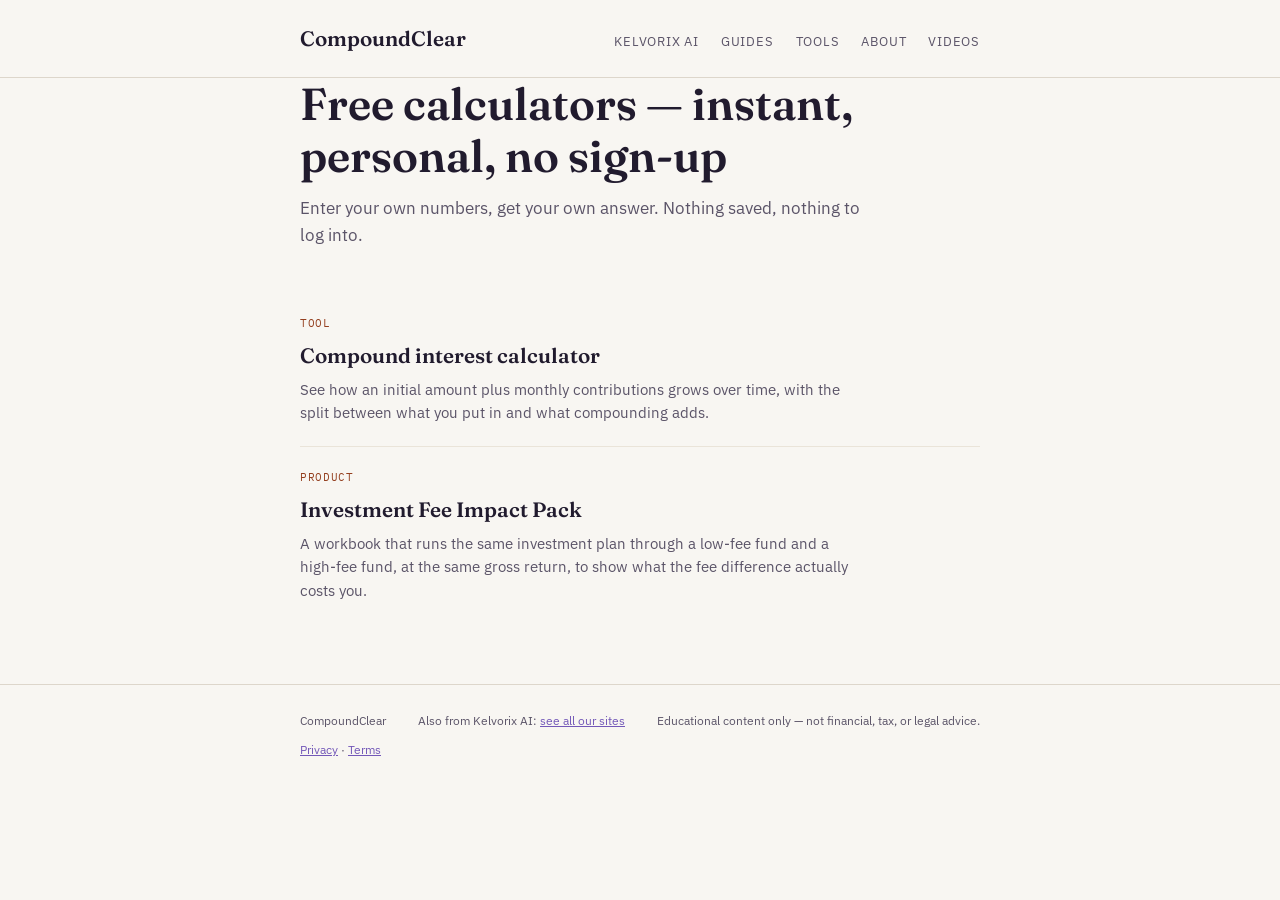
<file: tools/index.html>
<!doctype html>
<html lang="en">
<head>
<script async src="https://pagead2.googlesyndication.com/pagead/js/adsbygoogle.js?client=ca-pub-6051499531677717" crossorigin="anonymous"></script>
<meta charset="utf-8">
<meta name="viewport" content="width=device-width, initial-scale=1">
<title>Free Compound Interest Calculator & Money Tools | CompoundClear</title>
<meta name="description" content="Free calculators for compound interest and investing math — instant, personal, no sign-up.">
<link rel="canonical" href="https://kelvorixai.github.io/compound-clear/tools/">
<link rel="preconnect" href="https://fonts.googleapis.com">
<link rel="preconnect" href="https://fonts.gstatic.com" crossorigin>
<link href="https://fonts.googleapis.com/css2?family=Fraunces:opsz,wght@9..144,500;9..144,600&family=IBM+Plex+Sans:wght@400;500;600&family=IBM+Plex+Mono:wght@400;500&display=swap" rel="stylesheet">
<link rel="stylesheet" href="../style.css">
</head>
<body>

<header class="site">
  <div class="wrap">
    <a class="brand" href="../index.html">CompoundClear</a>
    <nav class="site">
      <a href="https://kelvorixai.github.io/">Kelvorix AI</a>
      <a href="../index.html">Guides</a>
      <a href="index.html">Tools</a>
      <a href="../about.html">About</a>
      <a href="/compound-clear/videos.html">Videos</a>
    </nav>
  </div>
</header>

<main class="wrap">
  <div class="hero">
    <h1>Free calculators — instant, personal, no sign-up</h1>
    <p>Enter your own numbers, get your own answer. Nothing saved, nothing to log into.</p>
  </div>

  <div class="post-list">
    <div class="post-card">
      <span class="tag">Tool</span>
      <a class="title" href="compound-interest-calculator.html">Compound interest calculator</a>
      <p>See how an initial amount plus monthly contributions grows over time, with the split between what you put in and what compounding adds.</p>
    </div>
    <div class="post-card">
      <span class="tag">Product</span>
      <a class="title" href="investment-fee-impact-pack.html">Investment Fee Impact Pack</a>
      <p>A workbook that runs the same investment plan through a low-fee fund and a high-fee fund, at the same gross return, to show what the fee difference actually costs you.</p>
    </div>
  </div>
</main>

<footer class="site">
  <div class="wrap">
    <span>CompoundClear</span>
    <span>Also from Kelvorix AI: <a href="https://kelvorixai.github.io/">see all our sites</a></span>
    <span>Educational content only — not financial, tax, or legal advice.</span>
    <span><a href="../privacy.html">Privacy</a> · <a href="../terms.html">Terms</a></span>
  </div>
</footer>

</body>
</html>
</file>
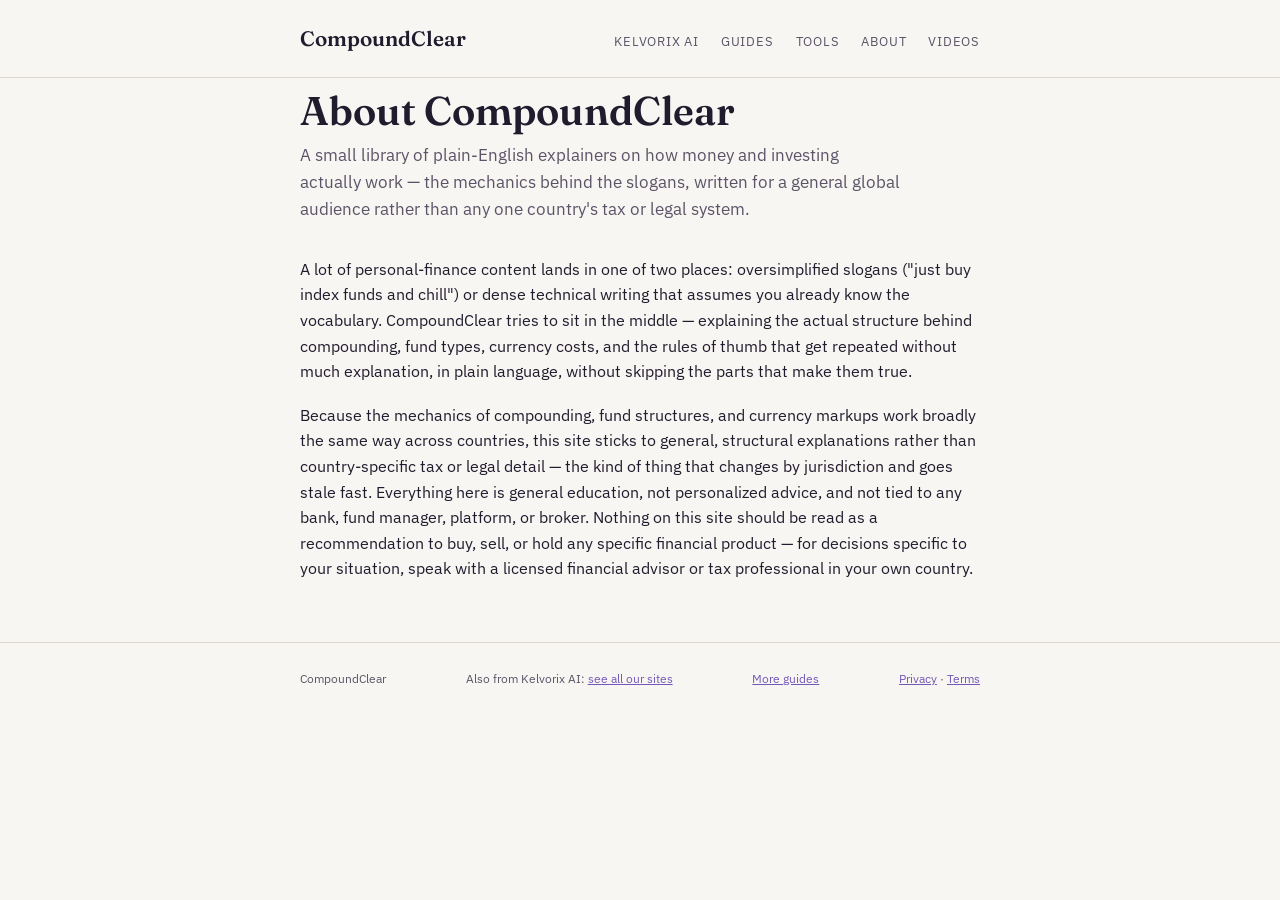
<file: about.html>
<!doctype html>
<html lang="en">
<head>
<!-- Auto Ads placeholder — replace ca-pub-0000000000000000 with the real AdSense publisher ID once the account exists -->
<script async src="https://pagead2.googlesyndication.com/pagead/js/adsbygoogle.js?client=ca-pub-6051499531677717" crossorigin="anonymous"></script>
<meta charset="utf-8">
<meta name="viewport" content="width=device-width, initial-scale=1">
<title>About | CompoundClear</title>
<meta name="description" content="What CompoundClear is and isn't — plain-English explainers on how money and investing actually work, written for a global audience, no personal advice, no affiliation.">
<link rel="canonical" href="https://kelvorixai.github.io/compound-clear/about.html">
<meta property="og:url" content="https://kelvorixai.github.io/compound-clear/about.html">
<link rel="preconnect" href="https://fonts.googleapis.com">
<link rel="preconnect" href="https://fonts.gstatic.com" crossorigin>
<link href="https://fonts.googleapis.com/css2?family=Fraunces:opsz,wght@9..144,500;9..144,600&family=IBM+Plex+Sans:wght@400;500;600&family=IBM+Plex+Mono:wght@400;500&display=swap" rel="stylesheet">
<link rel="stylesheet" href="style.css">
</head>
<body>

<header class="site">
  <div class="wrap">
    <a class="brand" href="index.html">CompoundClear</a>
    <nav class="site">
      <a href="https://kelvorixai.github.io/">Kelvorix AI</a>
      <a href="index.html">Guides</a>
      <a href="tools/index.html">Tools</a>
      <a href="about.html">About</a>
      <a href="/compound-clear/videos.html">Videos</a>
    </nav>
  </div>
</header>

<main class="wrap">
  <article class="post">
    <header class="meta">
      <h1>About CompoundClear</h1>
      <p class="dek">A small library of plain-English explainers on how money and investing actually work — the mechanics behind the slogans, written for a general global audience rather than any one country's tax or legal system.</p>
    </header>
    <div class="content">
      <p>A lot of personal-finance content lands in one of two places: oversimplified slogans ("just buy index funds and chill") or dense technical writing that assumes you already know the vocabulary. CompoundClear tries to sit in the middle — explaining the actual structure behind compounding, fund types, currency costs, and the rules of thumb that get repeated without much explanation, in plain language, without skipping the parts that make them true.</p>
      <p>Because the mechanics of compounding, fund structures, and currency markups work broadly the same way across countries, this site sticks to general, structural explanations rather than country-specific tax or legal detail — the kind of thing that changes by jurisdiction and goes stale fast. Everything here is general education, not personalized advice, and not tied to any bank, fund manager, platform, or broker. Nothing on this site should be read as a recommendation to buy, sell, or hold any specific financial product — for decisions specific to your situation, speak with a licensed financial advisor or tax professional in your own country.</p>
    </div>
  </article>
</main>

<footer class="site">
  <div class="wrap">
    <span>CompoundClear</span>
    <span>Also from Kelvorix AI: <a href="https://kelvorixai.github.io/">see all our sites</a></span>
    <span><a href="index.html">More guides</a></span>
    <span><a href="privacy.html">Privacy</a> · <a href="terms.html">Terms</a></span>
  </div>
</footer>

</body>
</html>
</file>
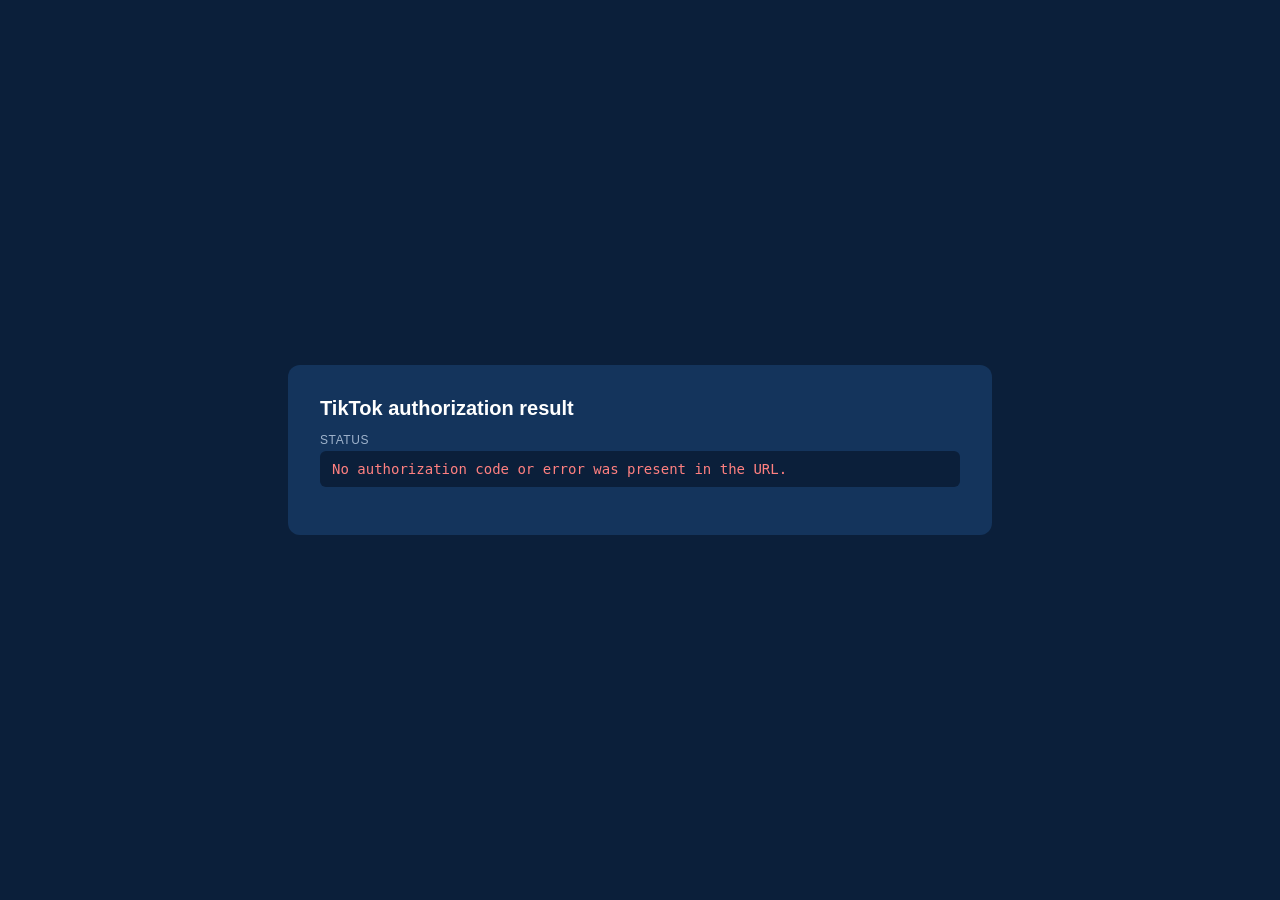
<file: oauth-callback.html>
<!DOCTYPE html>
<html lang="en">
<head>
<meta charset="UTF-8">
<title>TikTok Authorization</title>
<style>
  body { font-family: -apple-system, BlinkMacSystemFont, "Segoe UI", Roboto, sans-serif; background:#0B1F3A; color:#fff; display:flex; align-items:center; justify-content:center; min-height:100vh; margin:0; padding:20px; box-sizing:border-box; }
  .card { background:#14345C; border-radius:12px; padding:32px; max-width:640px; width:100%; }
  h1 { font-size:20px; margin-top:0; }
  .field { margin-bottom:16px; }
  label { display:block; font-size:12px; text-transform:uppercase; letter-spacing:0.05em; color:#9fb3cc; margin-bottom:4px; }
  .value { background:#0B1F3A; border-radius:6px; padding:10px 12px; word-break:break-all; font-family:monospace; font-size:14px; }
  .error { color:#ff8080; }
  button { background:#F5C542; color:#14345C; border:none; border-radius:6px; padding:10px 16px; font-weight:600; cursor:pointer; margin-top:8px; }
  button:hover { opacity:0.9; }
</style>
</head>
<body>
  <div class="card">
    <h1>TikTok authorization result</h1>
    <div id="content"></div>
  </div>
  <script>
    const params = new URLSearchParams(window.location.search);
    const code = params.get('code');
    const state = params.get('state');
    const error = params.get('error');
    const errorDesc = params.get('error_description');
    const container = document.getElementById('content');

    function field(labelText, value, isError) {
      const div = document.createElement('div');
      div.className = 'field';
      const label = document.createElement('label');
      label.textContent = labelText;
      const val = document.createElement('div');
      val.className = 'value' + (isError ? ' error' : '');
      val.textContent = value;
      div.appendChild(label);
      div.appendChild(val);
      return div;
    }

    if (error) {
      container.appendChild(field('Error', error, true));
      if (errorDesc) container.appendChild(field('Description', errorDesc, true));
    } else if (code) {
      container.appendChild(field('Authorization code (copy this)', code, false));
      if (state) container.appendChild(field('State', state, false));
      const btn = document.createElement('button');
      btn.textContent = 'Copy code';
      btn.onclick = () => navigator.clipboard.writeText(code);
      container.appendChild(btn);
    } else {
      container.appendChild(field('Status', 'No authorization code or error was present in the URL.', true));
    }
  </script>
</body>
</html>
</file>
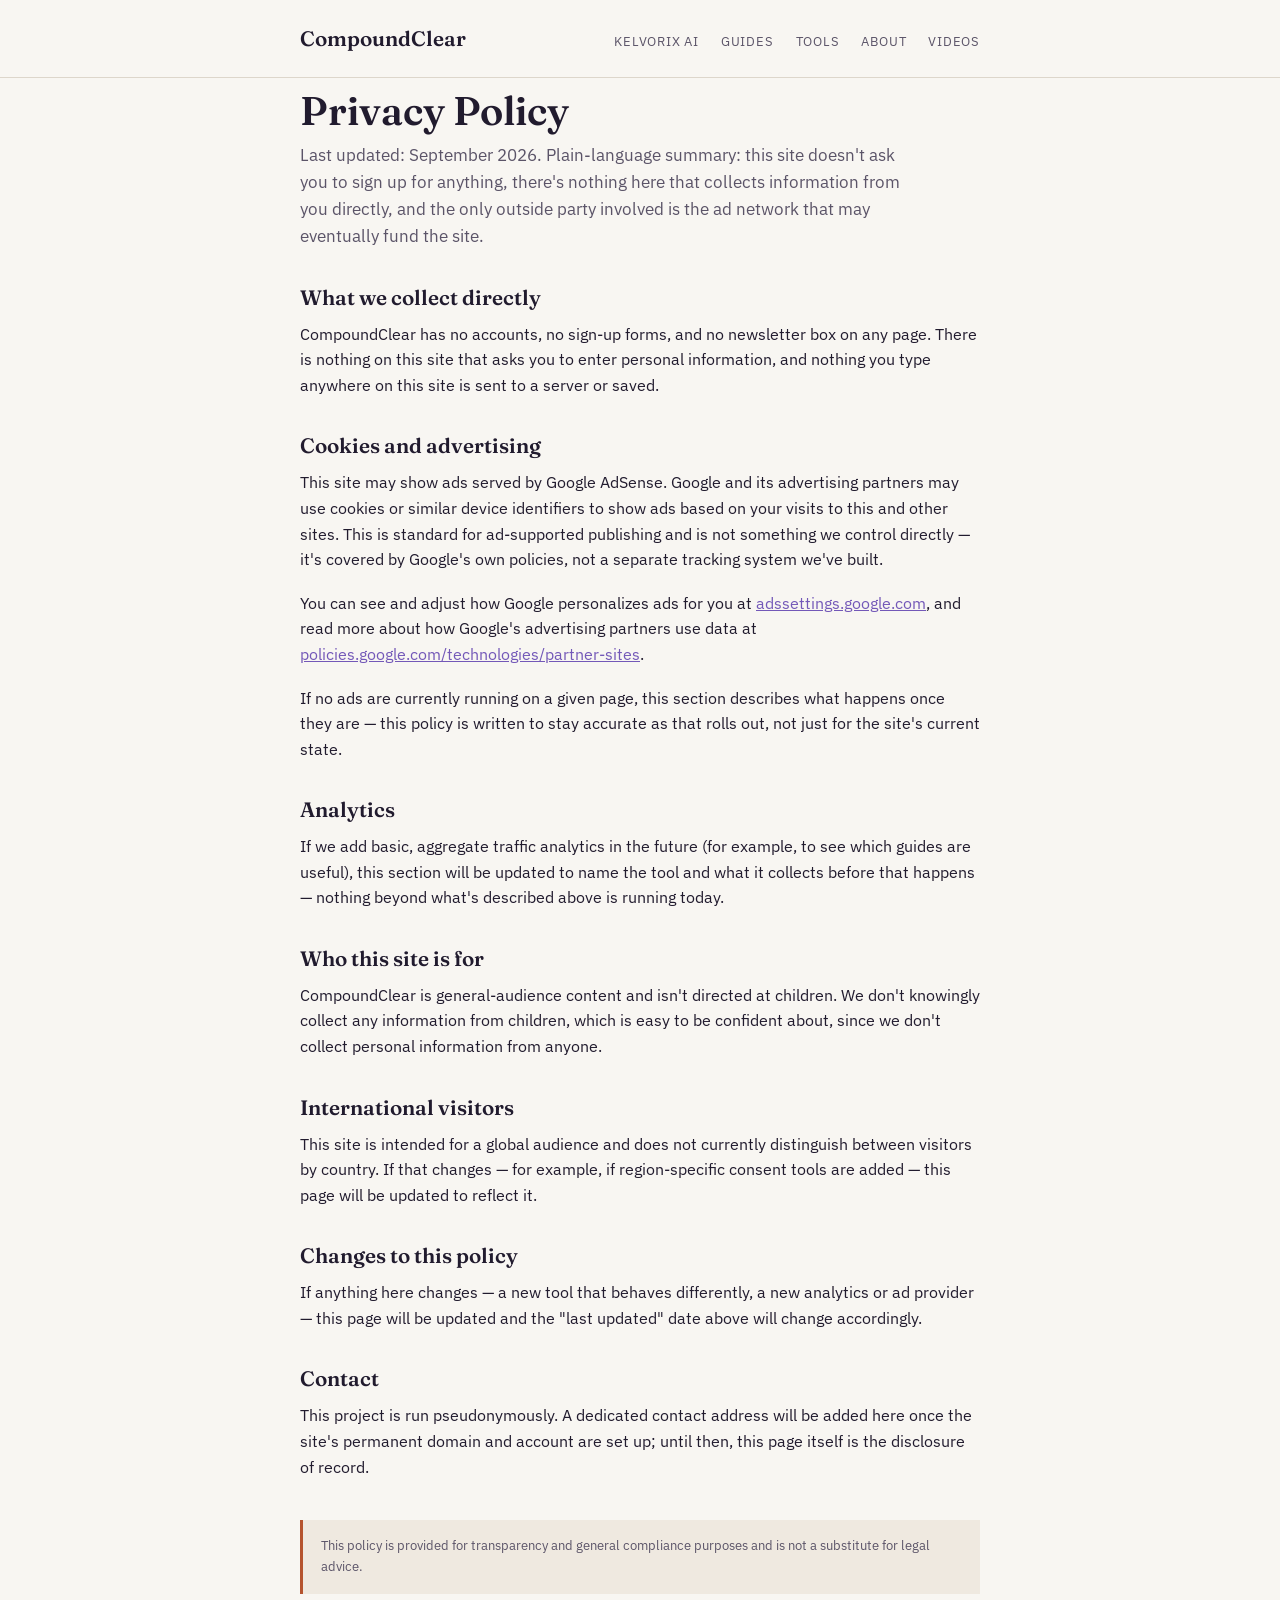
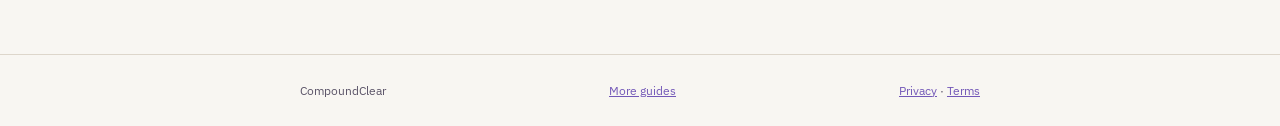
<file: privacy.html>
<!doctype html>
<html lang="en">
<head>
<!-- Auto Ads placeholder — replace ca-pub-0000000000000000 with the real AdSense publisher ID once the account exists -->
<script async src="https://pagead2.googlesyndication.com/pagead/js/adsbygoogle.js?client=ca-pub-6051499531677717" crossorigin="anonymous"></script>
<meta charset="utf-8">
<meta name="viewport" content="width=device-width, initial-scale=1">
<title>Privacy Policy | CompoundClear</title>
<meta name="description" content="What CompoundClear does and doesn't do with your data — no accounts, no sign-ups. How third-party ads use cookies, and how to opt out.">
<link rel="canonical" href="https://kelvorixai.github.io/compound-clear/privacy.html">
<meta property="og:url" content="https://kelvorixai.github.io/compound-clear/privacy.html">
<link rel="preconnect" href="https://fonts.googleapis.com">
<link rel="preconnect" href="https://fonts.gstatic.com" crossorigin>
<link href="https://fonts.googleapis.com/css2?family=Fraunces:opsz,wght@9..144,500;9..144,600&family=IBM+Plex+Sans:wght@400;500;600&family=IBM+Plex+Mono:wght@400;500&display=swap" rel="stylesheet">
<link rel="stylesheet" href="style.css">
</head>
<body>

<header class="site">
  <div class="wrap">
    <a class="brand" href="index.html">CompoundClear</a>
    <nav class="site">
      <a href="https://kelvorixai.github.io/">Kelvorix AI</a>
      <a href="index.html">Guides</a>
      <a href="tools/index.html">Tools</a>
      <a href="about.html">About</a>
      <a href="/compound-clear/videos.html">Videos</a>
    </nav>
  </div>
</header>

<main class="wrap">
  <article class="post">
    <header class="meta">
      <h1>Privacy Policy</h1>
      <p class="dek">Last updated: September 2026. Plain-language summary: this site doesn't ask you to sign up for anything, there's nothing here that collects information from you directly, and the only outside party involved is the ad network that may eventually fund the site.</p>
    </header>
    <div class="content">
      <h2>What we collect directly</h2>
      <p>CompoundClear has no accounts, no sign-up forms, and no newsletter box on any page. There is nothing on this site that asks you to enter personal information, and nothing you type anywhere on this site is sent to a server or saved.</p>

      <h2>Cookies and advertising</h2>
      <p>This site may show ads served by Google AdSense. Google and its advertising partners may use cookies or similar device identifiers to show ads based on your visits to this and other sites. This is standard for ad-supported publishing and is not something we control directly — it's covered by Google's own policies, not a separate tracking system we've built.</p>
      <p>You can see and adjust how Google personalizes ads for you at <a href="https://adssettings.google.com" target="_blank" rel="noopener">adssettings.google.com</a>, and read more about how Google's advertising partners use data at <a href="https://policies.google.com/technologies/partner-sites" target="_blank" rel="noopener">policies.google.com/technologies/partner-sites</a>.</p>
      <p>If no ads are currently running on a given page, this section describes what happens once they are — this policy is written to stay accurate as that rolls out, not just for the site's current state.</p>

      <h2>Analytics</h2>
      <p>If we add basic, aggregate traffic analytics in the future (for example, to see which guides are useful), this section will be updated to name the tool and what it collects before that happens — nothing beyond what's described above is running today.</p>

      <h2>Who this site is for</h2>
      <p>CompoundClear is general-audience content and isn't directed at children. We don't knowingly collect any information from children, which is easy to be confident about, since we don't collect personal information from anyone.</p>

      <h2>International visitors</h2>
      <p>This site is intended for a global audience and does not currently distinguish between visitors by country. If that changes — for example, if region-specific consent tools are added — this page will be updated to reflect it.</p>

      <h2>Changes to this policy</h2>
      <p>If anything here changes — a new tool that behaves differently, a new analytics or ad provider — this page will be updated and the "last updated" date above will change accordingly.</p>

      <h2>Contact</h2>
      <p>This project is run pseudonymously. A dedicated contact address will be added here once the site's permanent domain and account are set up; until then, this page itself is the disclosure of record.</p>

      <div class="disclaimer">This policy is provided for transparency and general compliance purposes and is not a substitute for legal advice.</div>
    </div>
  </article>
</main>

<footer class="site">
  <div class="wrap">
    <span>CompoundClear</span>
    <span><a href="index.html">More guides</a></span>
    <span><a href="privacy.html">Privacy</a> · <a href="terms.html">Terms</a></span>
  </div>
</footer>

</body>
</html>
</file>
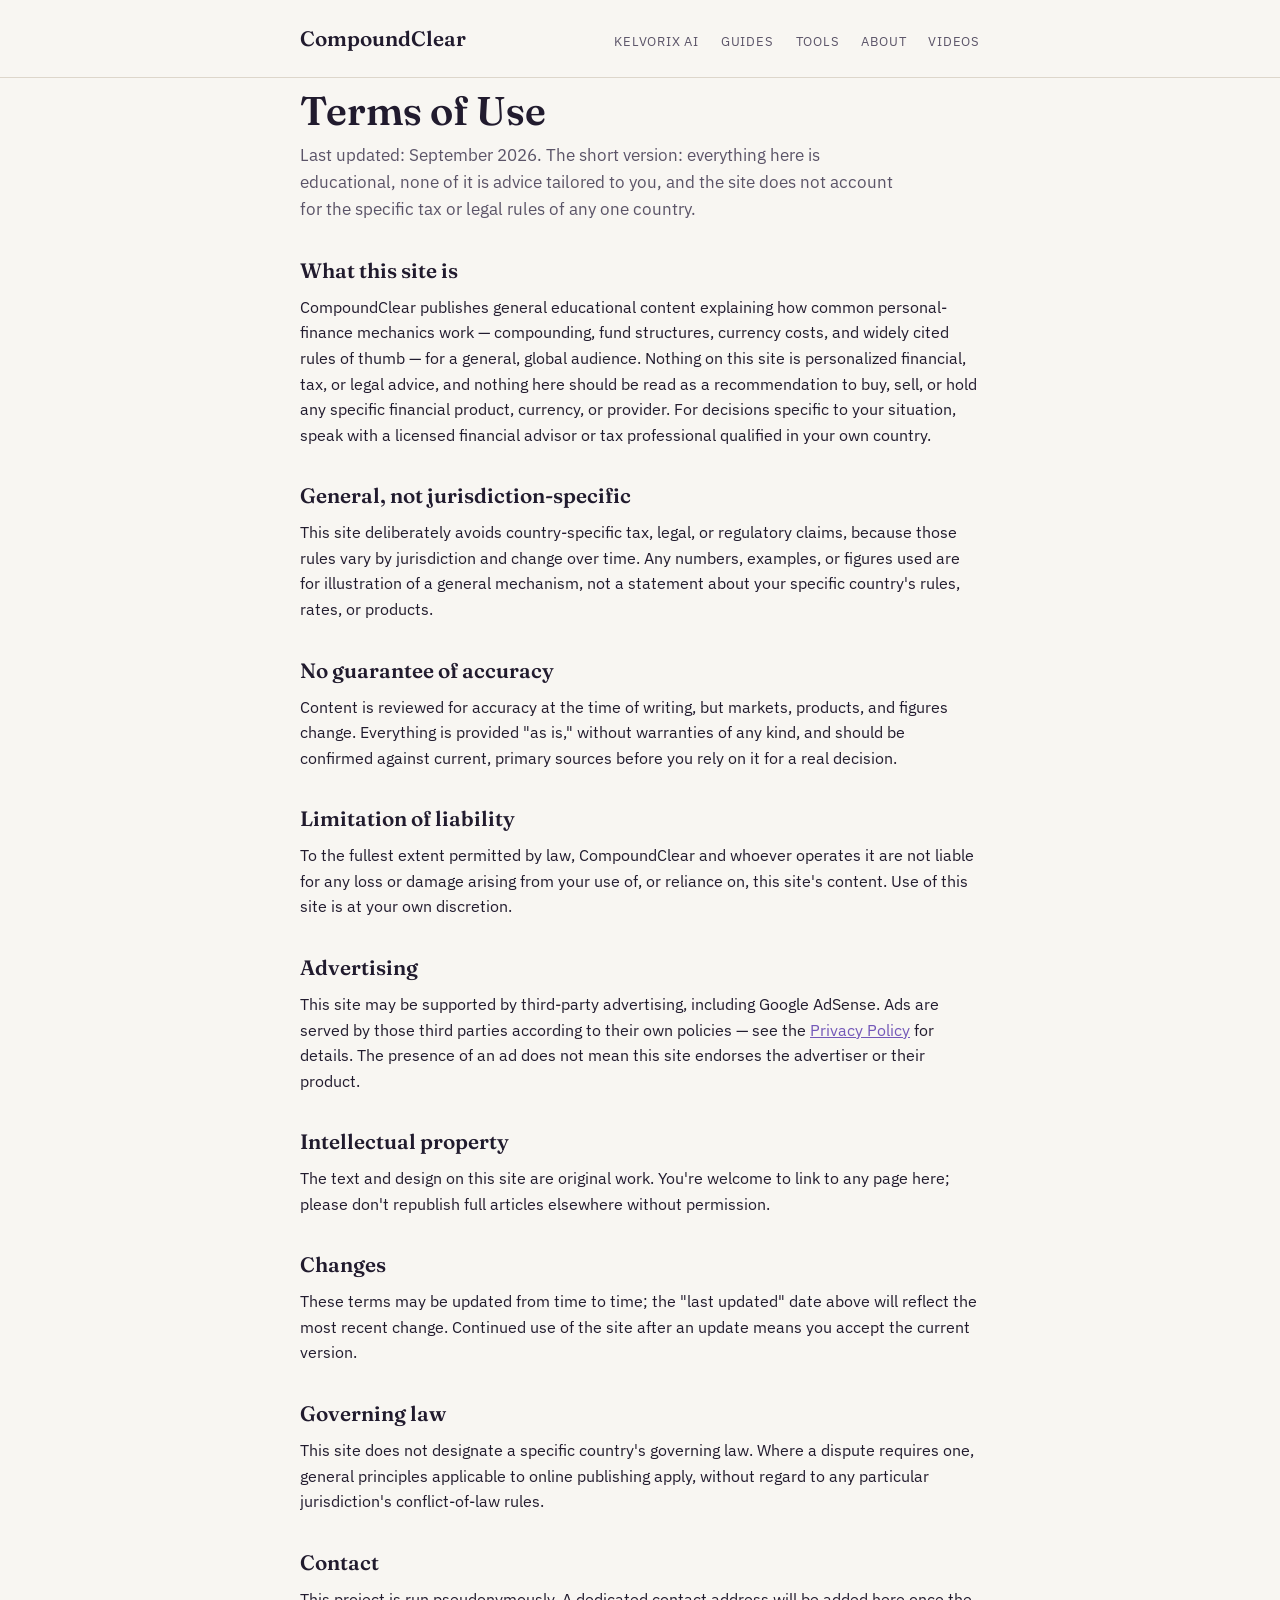
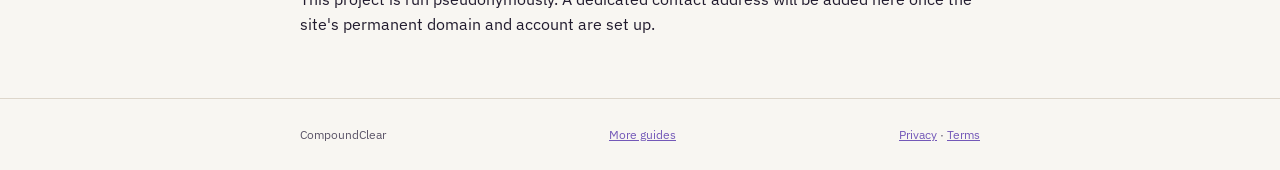
<file: terms.html>
<!doctype html>
<html lang="en">
<head>
<!-- Auto Ads placeholder — replace ca-pub-0000000000000000 with the real AdSense publisher ID once the account exists -->
<script async src="https://pagead2.googlesyndication.com/pagead/js/adsbygoogle.js?client=ca-pub-6051499531677717" crossorigin="anonymous"></script>
<meta charset="utf-8">
<meta name="viewport" content="width=device-width, initial-scale=1">
<title>Terms of Use | CompoundClear</title>
<meta name="description" content="Terms of use for CompoundClear — educational content explaining how money and investing work, written for a global audience. Not financial, tax, or legal advice.">
<link rel="canonical" href="https://kelvorixai.github.io/compound-clear/terms.html">
<meta property="og:url" content="https://kelvorixai.github.io/compound-clear/terms.html">
<link rel="preconnect" href="https://fonts.googleapis.com">
<link rel="preconnect" href="https://fonts.gstatic.com" crossorigin>
<link href="https://fonts.googleapis.com/css2?family=Fraunces:opsz,wght@9..144,500;9..144,600&family=IBM+Plex+Sans:wght@400;500;600&family=IBM+Plex+Mono:wght@400;500&display=swap" rel="stylesheet">
<link rel="stylesheet" href="style.css">
</head>
<body>

<header class="site">
  <div class="wrap">
    <a class="brand" href="index.html">CompoundClear</a>
    <nav class="site">
      <a href="https://kelvorixai.github.io/">Kelvorix AI</a>
      <a href="index.html">Guides</a>
      <a href="tools/index.html">Tools</a>
      <a href="about.html">About</a>
      <a href="/compound-clear/videos.html">Videos</a>
    </nav>
  </div>
</header>

<main class="wrap">
  <article class="post">
    <header class="meta">
      <h1>Terms of Use</h1>
      <p class="dek">Last updated: September 2026. The short version: everything here is educational, none of it is advice tailored to you, and the site does not account for the specific tax or legal rules of any one country.</p>
    </header>
    <div class="content">
      <h2>What this site is</h2>
      <p>CompoundClear publishes general educational content explaining how common personal-finance mechanics work — compounding, fund structures, currency costs, and widely cited rules of thumb — for a general, global audience. Nothing on this site is personalized financial, tax, or legal advice, and nothing here should be read as a recommendation to buy, sell, or hold any specific financial product, currency, or provider. For decisions specific to your situation, speak with a licensed financial advisor or tax professional qualified in your own country.</p>

      <h2>General, not jurisdiction-specific</h2>
      <p>This site deliberately avoids country-specific tax, legal, or regulatory claims, because those rules vary by jurisdiction and change over time. Any numbers, examples, or figures used are for illustration of a general mechanism, not a statement about your specific country's rules, rates, or products.</p>

      <h2>No guarantee of accuracy</h2>
      <p>Content is reviewed for accuracy at the time of writing, but markets, products, and figures change. Everything is provided "as is," without warranties of any kind, and should be confirmed against current, primary sources before you rely on it for a real decision.</p>

      <h2>Limitation of liability</h2>
      <p>To the fullest extent permitted by law, CompoundClear and whoever operates it are not liable for any loss or damage arising from your use of, or reliance on, this site's content. Use of this site is at your own discretion.</p>

      <h2>Advertising</h2>
      <p>This site may be supported by third-party advertising, including Google AdSense. Ads are served by those third parties according to their own policies — see the <a href="privacy.html">Privacy Policy</a> for details. The presence of an ad does not mean this site endorses the advertiser or their product.</p>

      <h2>Intellectual property</h2>
      <p>The text and design on this site are original work. You're welcome to link to any page here; please don't republish full articles elsewhere without permission.</p>

      <h2>Changes</h2>
      <p>These terms may be updated from time to time; the "last updated" date above will reflect the most recent change. Continued use of the site after an update means you accept the current version.</p>

      <h2>Governing law</h2>
      <p>This site does not designate a specific country's governing law. Where a dispute requires one, general principles applicable to online publishing apply, without regard to any particular jurisdiction's conflict-of-law rules.</p>

      <h2>Contact</h2>
      <p>This project is run pseudonymously. A dedicated contact address will be added here once the site's permanent domain and account are set up.</p>
    </div>
  </article>
</main>

<footer class="site">
  <div class="wrap">
    <span>CompoundClear</span>
    <span><a href="index.html">More guides</a></span>
    <span><a href="privacy.html">Privacy</a> · <a href="terms.html">Terms</a></span>
  </div>
</footer>

</body>
</html>
</file>
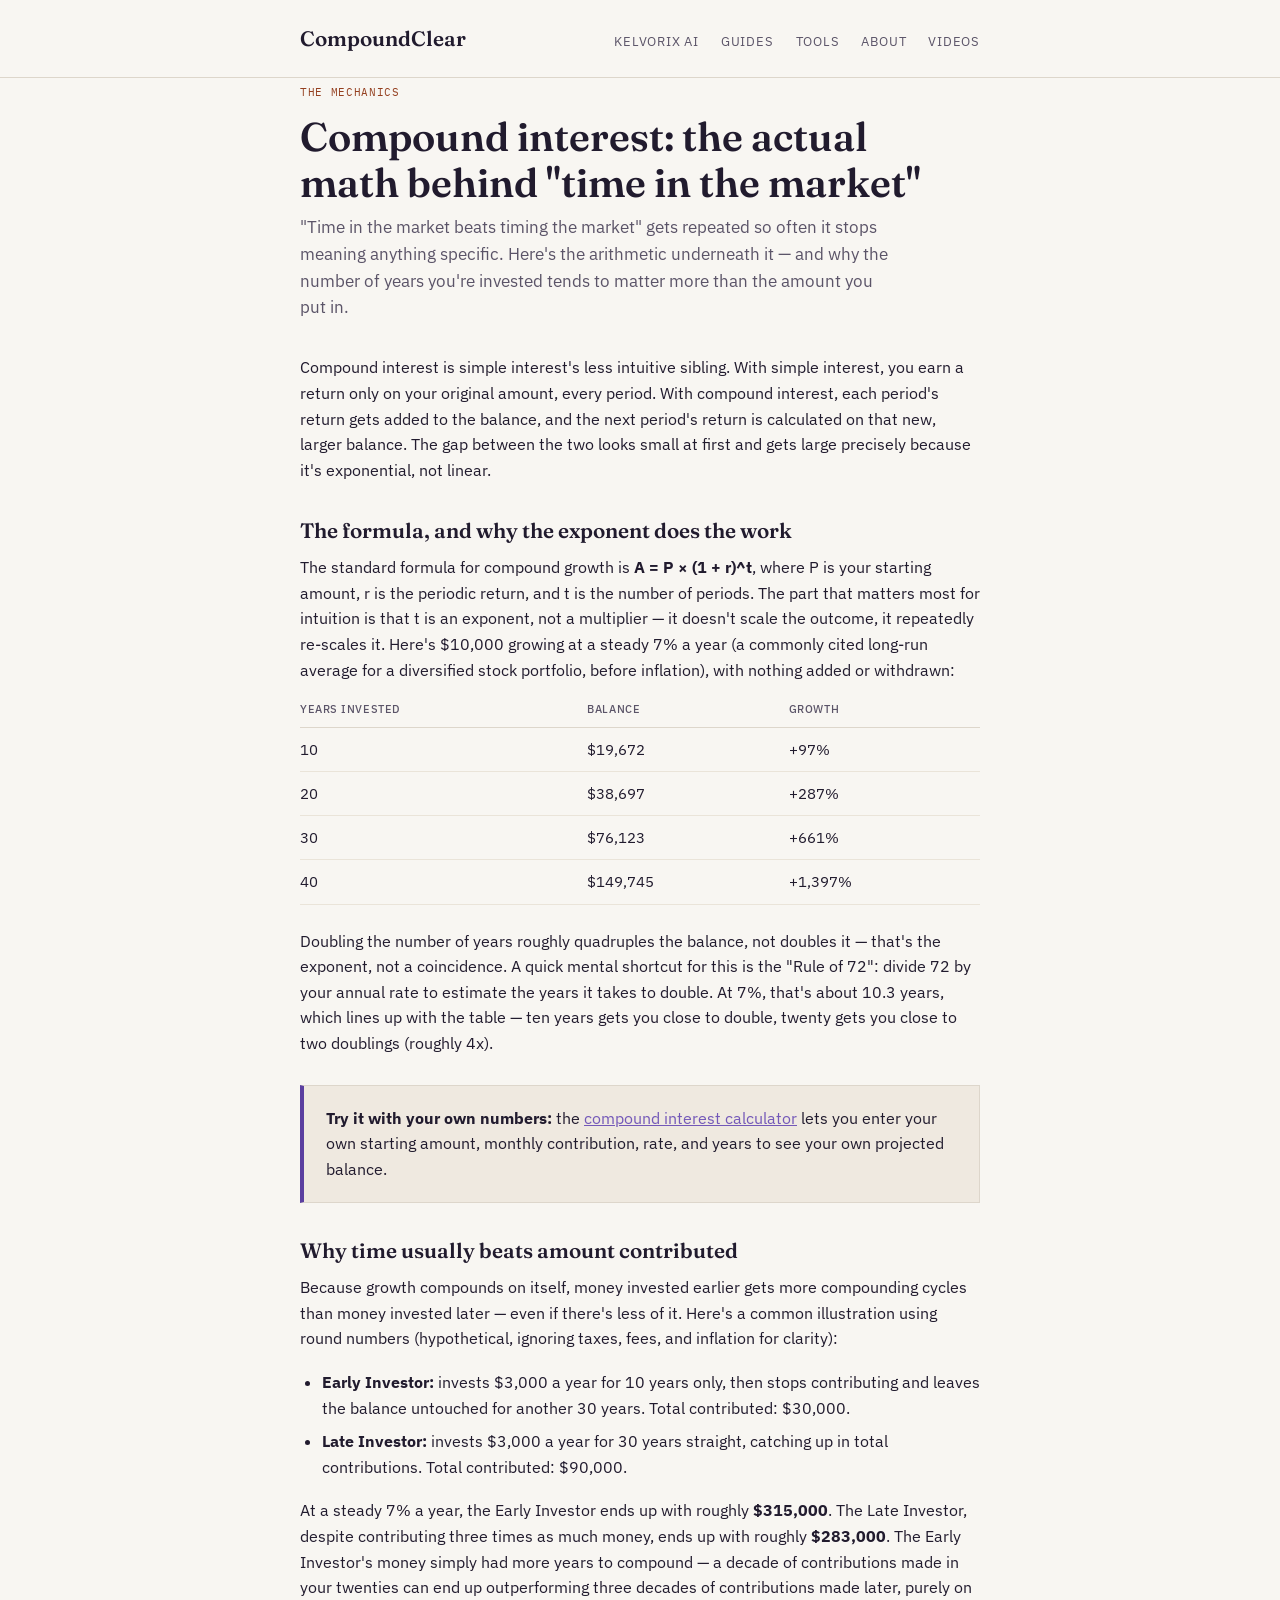
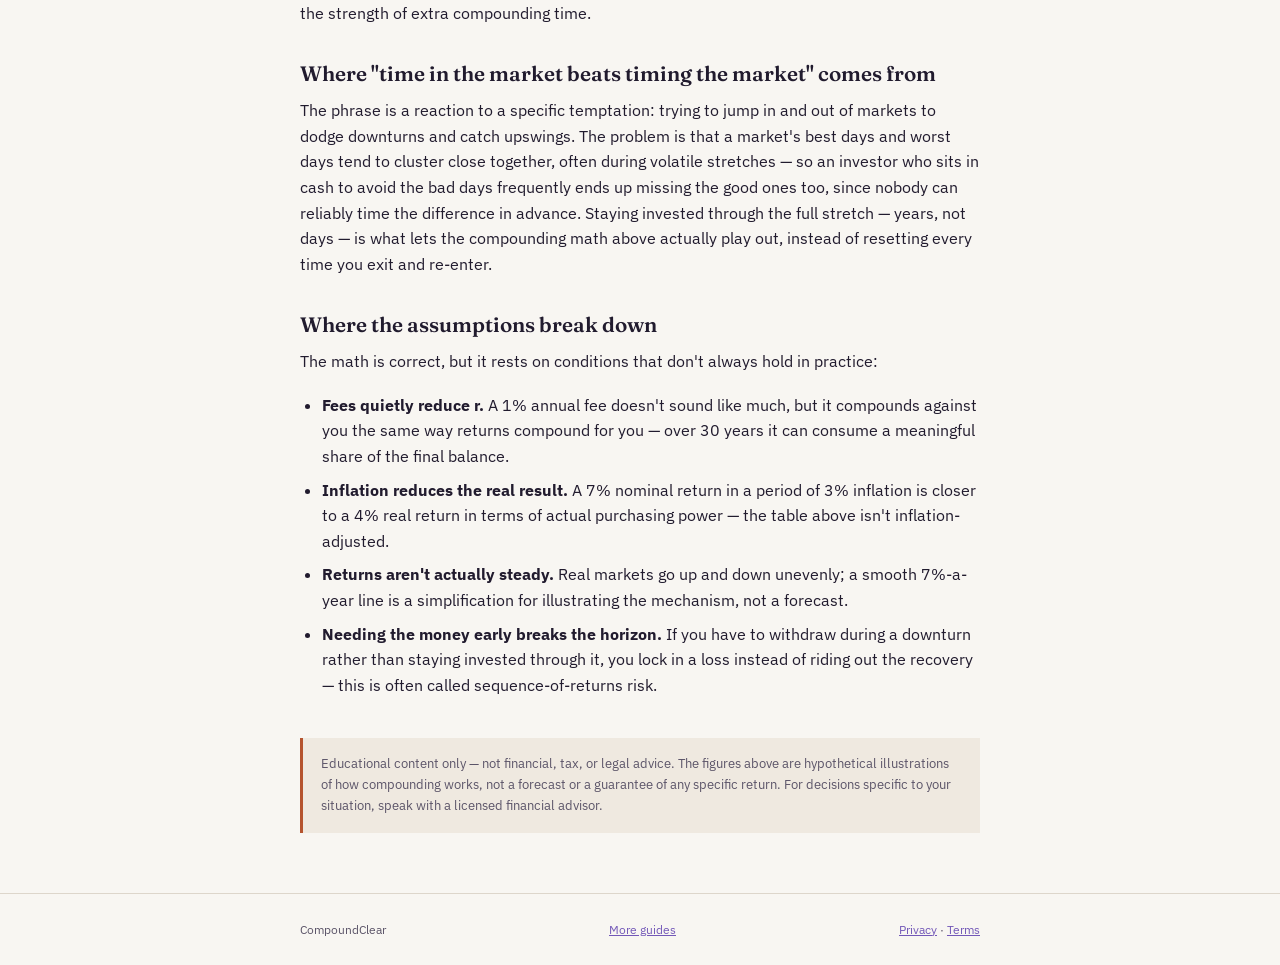
<file: articles/compound-interest-time-in-the-market.html>
<!doctype html>
<html lang="en">
<head>
<!-- Auto Ads placeholder — replace ca-pub-0000000000000000 with the real AdSense publisher ID once the account exists -->
<script async src="https://pagead2.googlesyndication.com/pagead/js/adsbygoogle.js?client=ca-pub-6051499531677717" crossorigin="anonymous"></script>
<meta charset="utf-8">
<meta name="viewport" content="width=device-width, initial-scale=1">
<title>Compound Interest: The Actual Math Behind "Time in the Market" | CompoundClear</title>
<meta name="description" content="A plain-English breakdown of how compound interest actually works, why time matters more than the amount you contribute, and where the &quot;time in the market&quot; advice comes from.">
<link rel="canonical" href="https://kelvorixai.github.io/compound-clear/articles/compound-interest-time-in-the-market.html">
<meta property="og:title" content="Compound Interest: The Actual Math Behind &quot;Time in the Market&quot;">
<meta property="og:description" content="Why time matters more than the amount you contribute — with the actual numbers worked out.">
<meta property="og:type" content="article">
<meta property="og:url" content="https://kelvorixai.github.io/compound-clear/articles/compound-interest-time-in-the-market.html">
<link rel="preconnect" href="https://fonts.googleapis.com">
<link rel="preconnect" href="https://fonts.gstatic.com" crossorigin>
<link href="https://fonts.googleapis.com/css2?family=Fraunces:opsz,wght@9..144,500;9..144,600&family=IBM+Plex+Sans:wght@400;500;600&family=IBM+Plex+Mono:wght@400;500&display=swap" rel="stylesheet">
<link rel="stylesheet" href="../style.css">
</head>
<body>

<header class="site">
  <div class="wrap">
    <a class="brand" href="../index.html">CompoundClear</a>
    <nav class="site">
      <a href="https://kelvorixai.github.io/">Kelvorix AI</a>
      <a href="../index.html">Guides</a>
      <a href="../tools/index.html">Tools</a>
      <a href="../about.html">About</a>
      <a href="/compound-clear/videos.html">Videos</a>
    </nav>
  </div>
</header>

<main class="wrap">
  <article class="post">
    <header class="meta">
      <span class="tag">The Mechanics</span>
      <h1>Compound interest: the actual math behind "time in the market"</h1>
      <p class="dek">"Time in the market beats timing the market" gets repeated so often it stops meaning anything specific. Here's the arithmetic underneath it — and why the number of years you're invested tends to matter more than the amount you put in.</p>
    </header>

    <div class="content">
      <p>Compound interest is simple interest's less intuitive sibling. With simple interest, you earn a return only on your original amount, every period. With compound interest, each period's return gets added to the balance, and the next period's return is calculated on that new, larger balance. The gap between the two looks small at first and gets large precisely because it's exponential, not linear.</p>

      <h2>The formula, and why the exponent does the work</h2>
      <p>The standard formula for compound growth is <strong>A = P × (1 + r)^t</strong>, where P is your starting amount, r is the periodic return, and t is the number of periods. The part that matters most for intuition is that t is an exponent, not a multiplier — it doesn't scale the outcome, it repeatedly re-scales it. Here's $10,000 growing at a steady 7% a year (a commonly cited long-run average for a diversified stock portfolio, before inflation), with nothing added or withdrawn:</p>

      <table>
        <thead><tr><th>Years invested</th><th>Balance</th><th>Growth</th></tr></thead>
        <tbody>
          <tr><td>10</td><td>$19,672</td><td>+97%</td></tr>
          <tr><td>20</td><td>$38,697</td><td>+287%</td></tr>
          <tr><td>30</td><td>$76,123</td><td>+661%</td></tr>
          <tr><td>40</td><td>$149,745</td><td>+1,397%</td></tr>
        </tbody>
      </table>
      <p>Doubling the number of years roughly quadruples the balance, not doubles it — that's the exponent, not a coincidence. A quick mental shortcut for this is the "Rule of 72": divide 72 by your annual rate to estimate the years it takes to double. At 7%, that's about 10.3 years, which lines up with the table — ten years gets you close to double, twenty gets you close to two doublings (roughly 4x).</p>

      <div style="margin:28px 0; padding:20px 22px; border:1px solid var(--line); border-left:4px solid var(--teal); background:var(--paper-raised);">
        <strong>Try it with your own numbers:</strong> the <a href="../tools/compound-interest-calculator.html">compound interest calculator</a> lets you enter your own starting amount, monthly contribution, rate, and years to see your own projected balance.
      </div>

      <h2>Why time usually beats amount contributed</h2>
      <p>Because growth compounds on itself, money invested earlier gets more compounding cycles than money invested later — even if there's less of it. Here's a common illustration using round numbers (hypothetical, ignoring taxes, fees, and inflation for clarity):</p>
      <ul>
        <li><strong>Early Investor:</strong> invests $3,000 a year for 10 years only, then stops contributing and leaves the balance untouched for another 30 years. Total contributed: $30,000.</li>
        <li><strong>Late Investor:</strong> invests $3,000 a year for 30 years straight, catching up in total contributions. Total contributed: $90,000.</li>
      </ul>
      <p>At a steady 7% a year, the Early Investor ends up with roughly <strong>$315,000</strong>. The Late Investor, despite contributing three times as much money, ends up with roughly <strong>$283,000</strong>. The Early Investor's money simply had more years to compound — a decade of contributions made in your twenties can end up outperforming three decades of contributions made later, purely on the strength of extra compounding time.</p>

      <h2>Where "time in the market beats timing the market" comes from</h2>
      <p>The phrase is a reaction to a specific temptation: trying to jump in and out of markets to dodge downturns and catch upswings. The problem is that a market's best days and worst days tend to cluster close together, often during volatile stretches — so an investor who sits in cash to avoid the bad days frequently ends up missing the good ones too, since nobody can reliably time the difference in advance. Staying invested through the full stretch — years, not days — is what lets the compounding math above actually play out, instead of resetting every time you exit and re-enter.</p>

      <h2>Where the assumptions break down</h2>
      <p>The math is correct, but it rests on conditions that don't always hold in practice:</p>
      <ul>
        <li><strong>Fees quietly reduce r.</strong> A 1% annual fee doesn't sound like much, but it compounds against you the same way returns compound for you — over 30 years it can consume a meaningful share of the final balance.</li>
        <li><strong>Inflation reduces the real result.</strong> A 7% nominal return in a period of 3% inflation is closer to a 4% real return in terms of actual purchasing power — the table above isn't inflation-adjusted.</li>
        <li><strong>Returns aren't actually steady.</strong> Real markets go up and down unevenly; a smooth 7%-a-year line is a simplification for illustrating the mechanism, not a forecast.</li>
        <li><strong>Needing the money early breaks the horizon.</strong> If you have to withdraw during a downturn rather than staying invested through it, you lock in a loss instead of riding out the recovery — this is often called sequence-of-returns risk.</li>
      </ul>

      <div class="disclaimer">Educational content only — not financial, tax, or legal advice. The figures above are hypothetical illustrations of how compounding works, not a forecast or a guarantee of any specific return. For decisions specific to your situation, speak with a licensed financial advisor.</div>
    </div>
  </article>
</main>

<footer class="site">
  <div class="wrap">
    <span>CompoundClear</span>
    <span><a href="../index.html">More guides</a></span>
    <span><a href="../privacy.html">Privacy</a> · <a href="../terms.html">Terms</a></span>
  </div>
</footer>

</body>
</html>
</file>
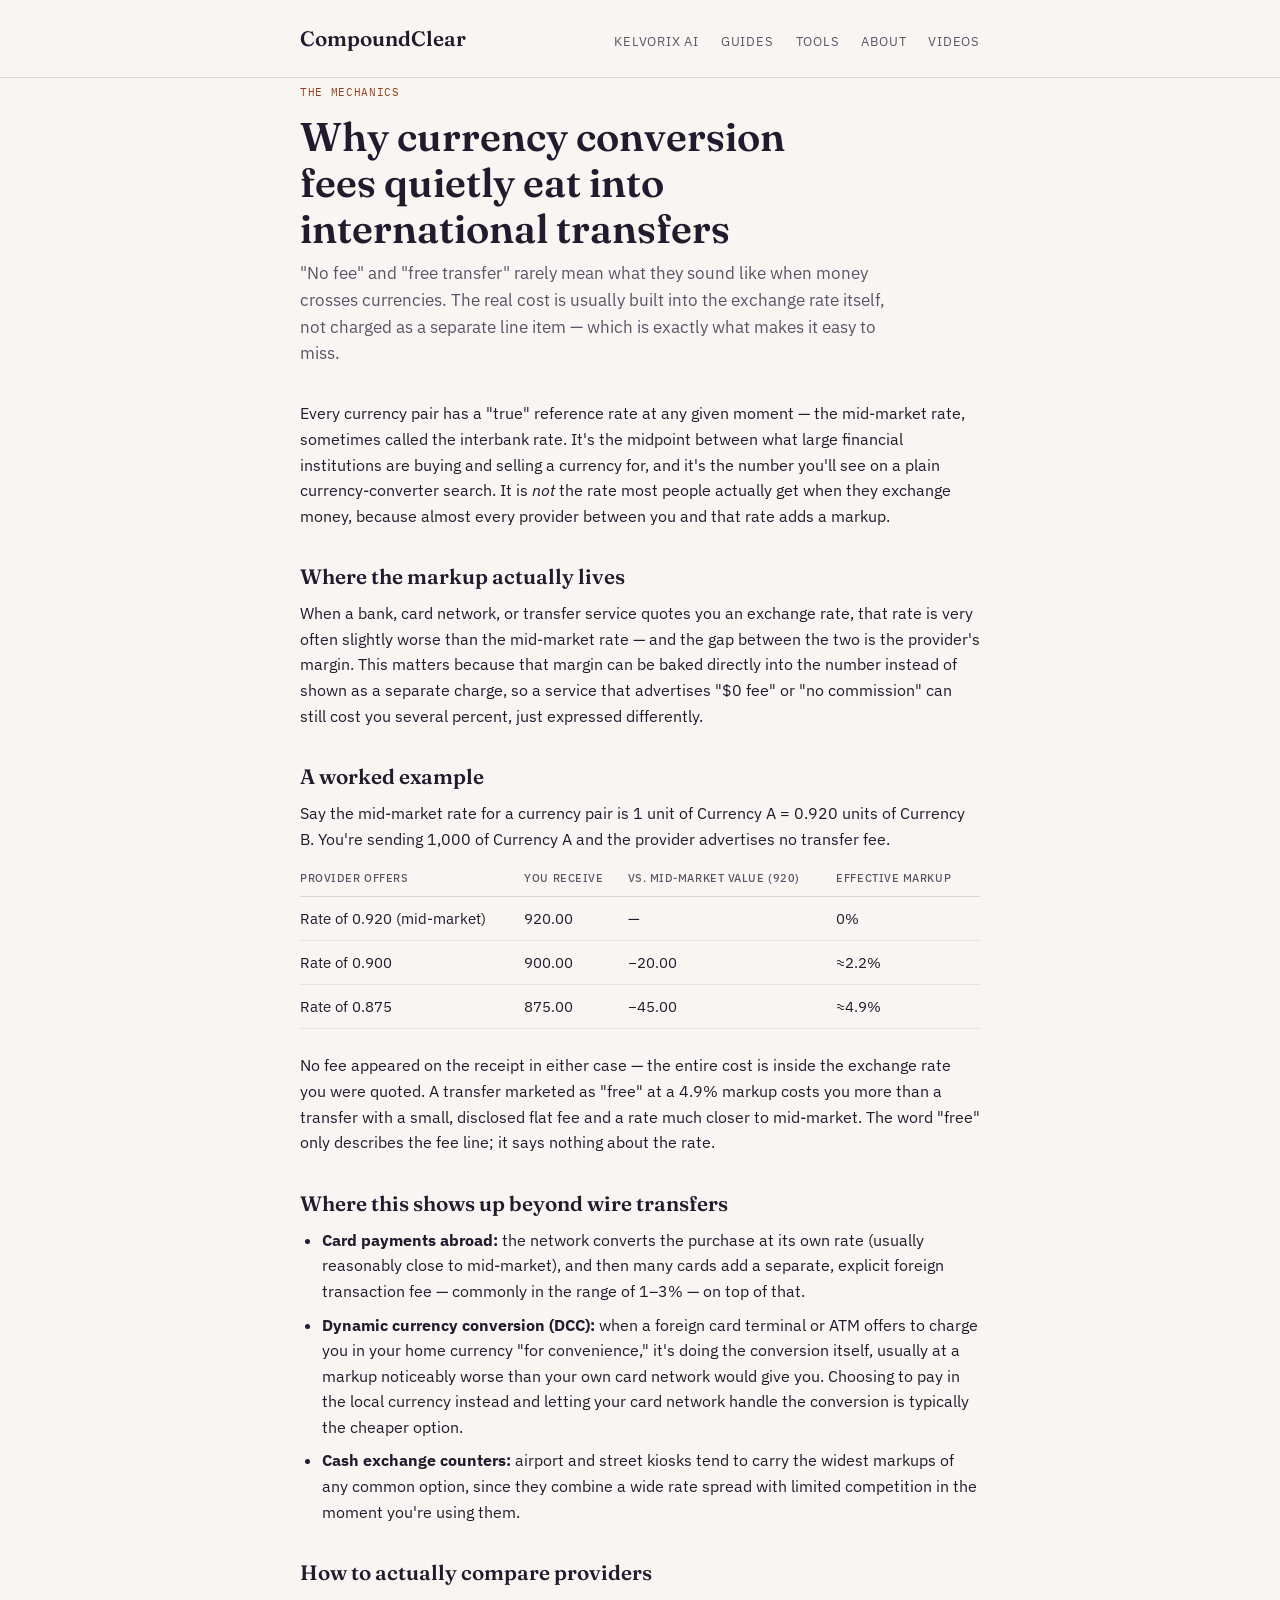
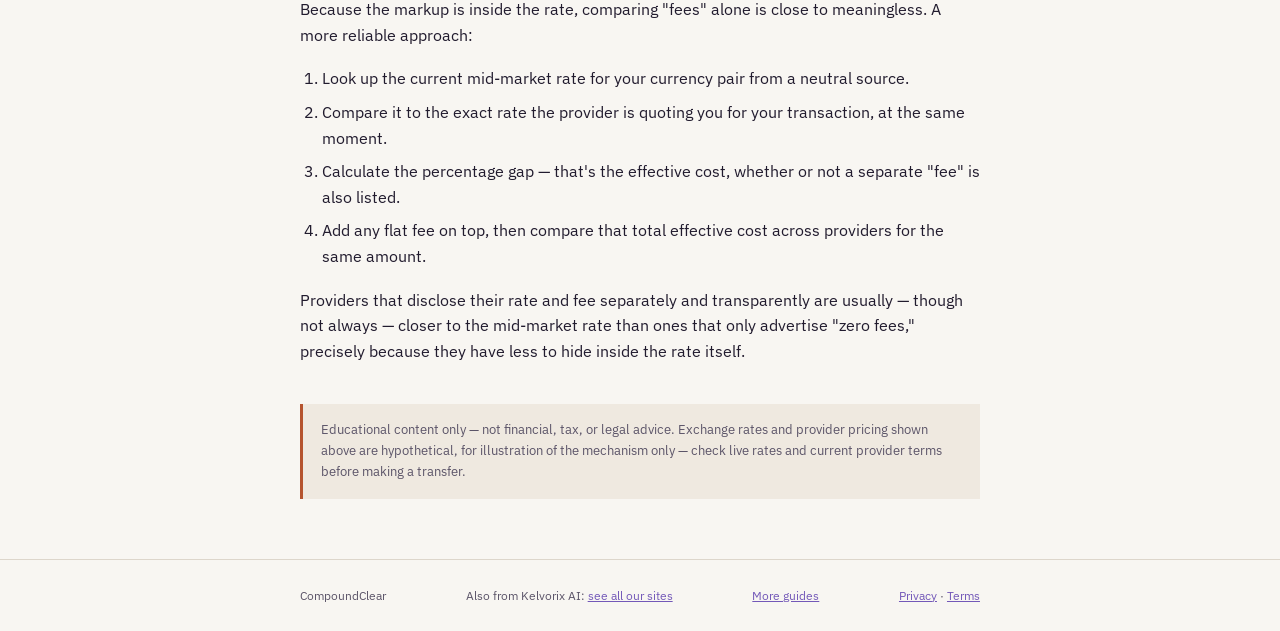
<file: articles/currency-conversion-fees-hidden-markup.html>
<!doctype html>
<html lang="en">
<head>
<!-- Auto Ads placeholder — replace ca-pub-0000000000000000 with the real AdSense publisher ID once the account exists -->
<script async src="https://pagead2.googlesyndication.com/pagead/js/adsbygoogle.js?client=ca-pub-6051499531677717" crossorigin="anonymous"></script>
<meta charset="utf-8">
<meta name="viewport" content="width=device-width, initial-scale=1">
<title>Why Currency Conversion Fees Quietly Eat Into International Transfers | CompoundClear</title>
<meta name="description" content="Most currency-conversion cost isn't a visible fee — it's baked into the exchange rate itself. Here's how the markup works, how it's hidden, and how to actually spot it.">
<link rel="canonical" href="https://kelvorixai.github.io/compound-clear/articles/currency-conversion-fees-hidden-markup.html">
<meta property="og:title" content="Why Currency Conversion Fees Quietly Eat Into International Transfers">
<meta property="og:description" content="&quot;No fee&quot; and &quot;free transfer&quot; rarely mean what they sound like. Here's how the markup is hidden and how to spot it.">
<meta property="og:type" content="article">
<meta property="og:url" content="https://kelvorixai.github.io/compound-clear/articles/currency-conversion-fees-hidden-markup.html">
<link rel="preconnect" href="https://fonts.googleapis.com">
<link rel="preconnect" href="https://fonts.gstatic.com" crossorigin>
<link href="https://fonts.googleapis.com/css2?family=Fraunces:opsz,wght@9..144,500;9..144,600&family=IBM+Plex+Sans:wght@400;500;600&family=IBM+Plex+Mono:wght@400;500&display=swap" rel="stylesheet">
<link rel="stylesheet" href="../style.css">
</head>
<body>

<header class="site">
  <div class="wrap">
    <a class="brand" href="../index.html">CompoundClear</a>
    <nav class="site">
      <a href="https://kelvorixai.github.io/">Kelvorix AI</a>
      <a href="../index.html">Guides</a>
      <a href="../tools/index.html">Tools</a>
      <a href="../about.html">About</a>
      <a href="/compound-clear/videos.html">Videos</a>
    </nav>
  </div>
</header>

<main class="wrap">
  <article class="post">
    <header class="meta">
      <span class="tag">The Mechanics</span>
      <h1>Why currency conversion fees quietly eat into international transfers</h1>
      <p class="dek">"No fee" and "free transfer" rarely mean what they sound like when money crosses currencies. The real cost is usually built into the exchange rate itself, not charged as a separate line item — which is exactly what makes it easy to miss.</p>
    </header>

    <div class="content">
      <p>Every currency pair has a "true" reference rate at any given moment — the mid-market rate, sometimes called the interbank rate. It's the midpoint between what large financial institutions are buying and selling a currency for, and it's the number you'll see on a plain currency-converter search. It is <em>not</em> the rate most people actually get when they exchange money, because almost every provider between you and that rate adds a markup.</p>

      <h2>Where the markup actually lives</h2>
      <p>When a bank, card network, or transfer service quotes you an exchange rate, that rate is very often slightly worse than the mid-market rate — and the gap between the two is the provider's margin. This matters because that margin can be baked directly into the number instead of shown as a separate charge, so a service that advertises "$0 fee" or "no commission" can still cost you several percent, just expressed differently.</p>

      <h2>A worked example</h2>
      <p>Say the mid-market rate for a currency pair is 1 unit of Currency A = 0.920 units of Currency B. You're sending 1,000 of Currency A and the provider advertises no transfer fee.</p>
      <table>
        <thead><tr><th>Provider offers</th><th>You receive</th><th>Vs. mid-market value (920)</th><th>Effective markup</th></tr></thead>
        <tbody>
          <tr><td>Rate of 0.920 (mid-market)</td><td>920.00</td><td>—</td><td>0%</td></tr>
          <tr><td>Rate of 0.900</td><td>900.00</td><td>−20.00</td><td>≈2.2%</td></tr>
          <tr><td>Rate of 0.875</td><td>875.00</td><td>−45.00</td><td>≈4.9%</td></tr>
        </tbody>
      </table>
      <p>No fee appeared on the receipt in either case — the entire cost is inside the exchange rate you were quoted. A transfer marketed as "free" at a 4.9% markup costs you more than a transfer with a small, disclosed flat fee and a rate much closer to mid-market. The word "free" only describes the fee line; it says nothing about the rate.</p>

      <h2>Where this shows up beyond wire transfers</h2>
      <ul>
        <li><strong>Card payments abroad:</strong> the network converts the purchase at its own rate (usually reasonably close to mid-market), and then many cards add a separate, explicit foreign transaction fee — commonly in the range of 1–3% — on top of that.</li>
        <li><strong>Dynamic currency conversion (DCC):</strong> when a foreign card terminal or ATM offers to charge you in your home currency "for convenience," it's doing the conversion itself, usually at a markup noticeably worse than your own card network would give you. Choosing to pay in the local currency instead and letting your card network handle the conversion is typically the cheaper option.</li>
        <li><strong>Cash exchange counters:</strong> airport and street kiosks tend to carry the widest markups of any common option, since they combine a wide rate spread with limited competition in the moment you're using them.</li>
      </ul>

      <h2>How to actually compare providers</h2>
      <p>Because the markup is inside the rate, comparing "fees" alone is close to meaningless. A more reliable approach:</p>
      <ol>
        <li>Look up the current mid-market rate for your currency pair from a neutral source.</li>
        <li>Compare it to the exact rate the provider is quoting you for your transaction, at the same moment.</li>
        <li>Calculate the percentage gap — that's the effective cost, whether or not a separate "fee" is also listed.</li>
        <li>Add any flat fee on top, then compare that total effective cost across providers for the same amount.</li>
      </ol>
      <p>Providers that disclose their rate and fee separately and transparently are usually — though not always — closer to the mid-market rate than ones that only advertise "zero fees," precisely because they have less to hide inside the rate itself.</p>

      <div class="disclaimer">Educational content only — not financial, tax, or legal advice. Exchange rates and provider pricing shown above are hypothetical, for illustration of the mechanism only — check live rates and current provider terms before making a transfer.</div>
    </div>
  </article>
</main>

<footer class="site">
  <div class="wrap">
    <span>CompoundClear</span>
    <span>Also from Kelvorix AI: <a href="https://kelvorixai.github.io/">see all our sites</a></span>
    <span><a href="../index.html">More guides</a></span>
    <span><a href="../privacy.html">Privacy</a> · <a href="../terms.html">Terms</a></span>
  </div>
</footer>

</body>
</html>
</file>
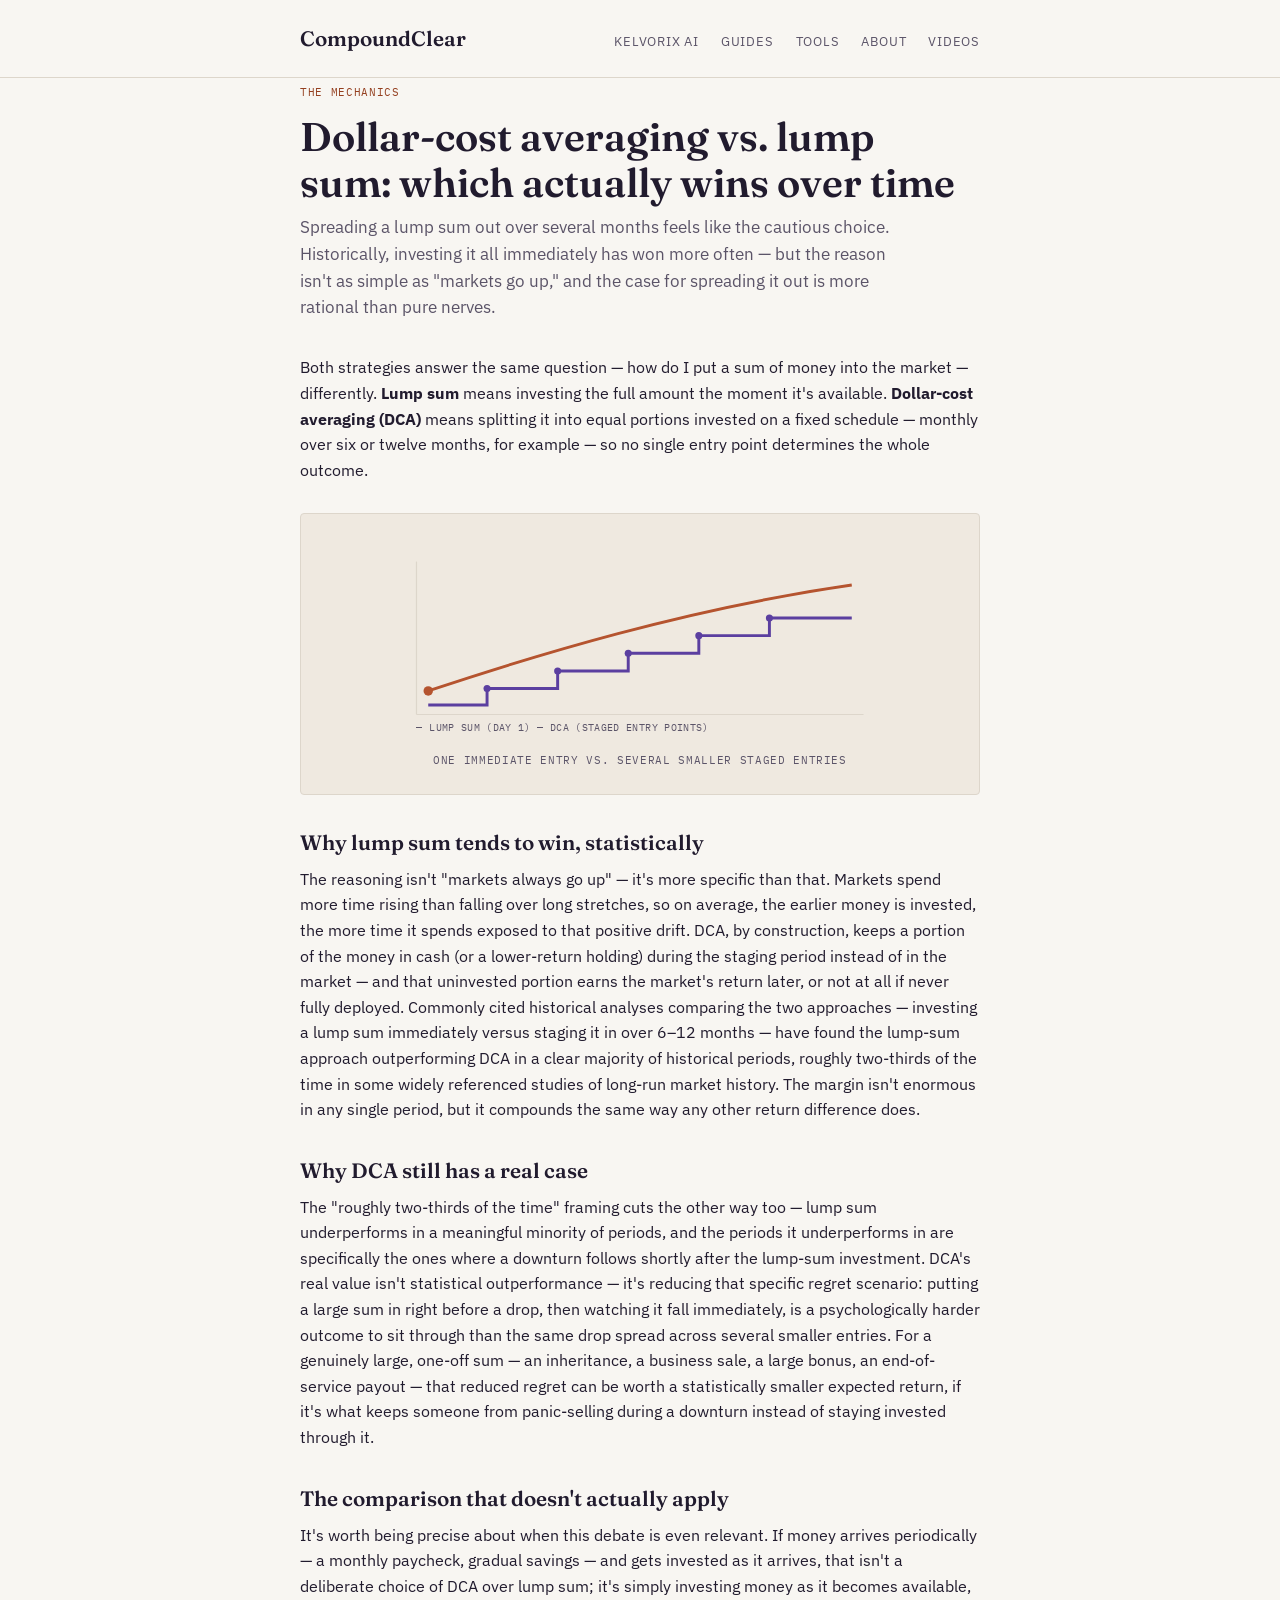
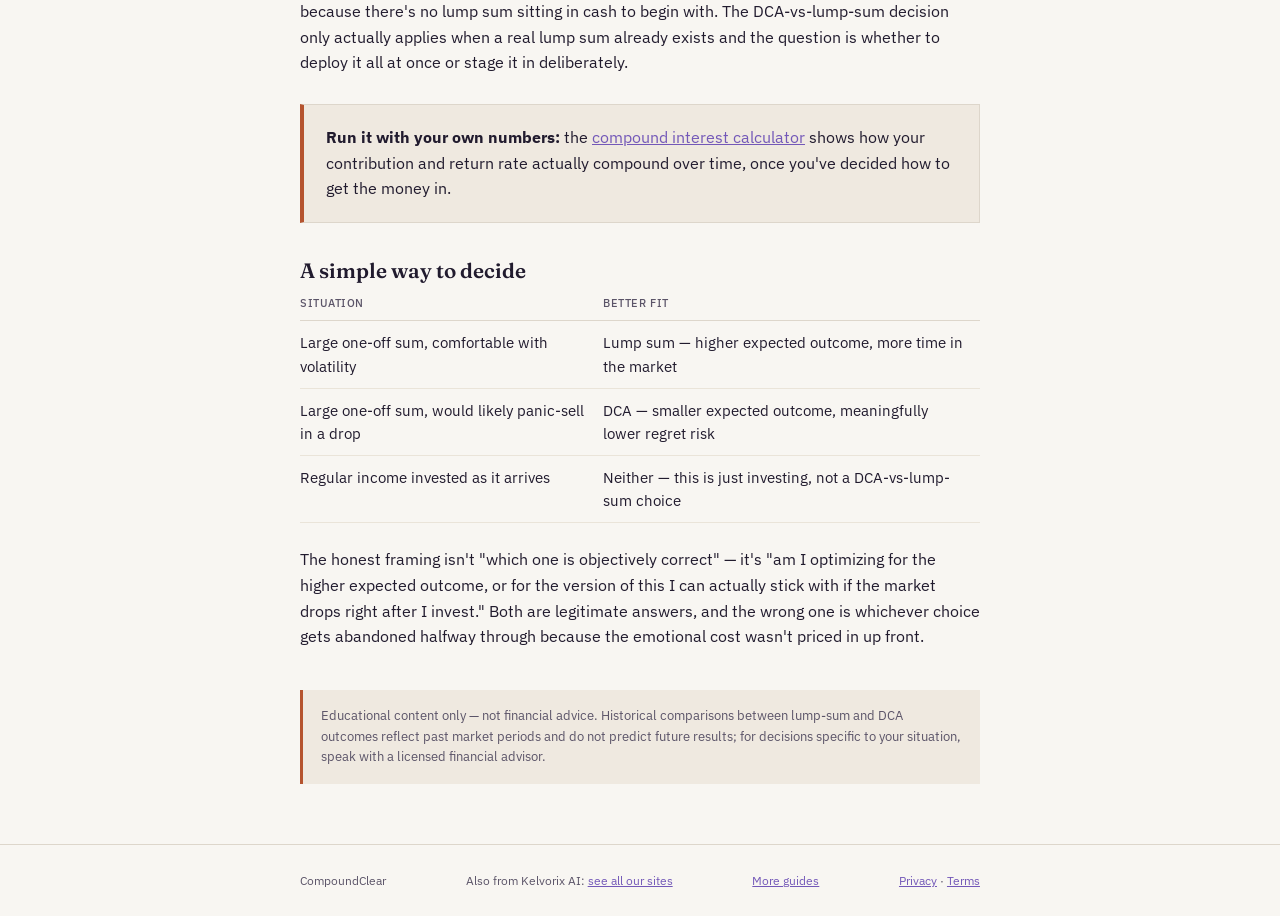
<file: articles/dollar-cost-averaging-vs-lump-sum.html>
<!doctype html>
<html lang="en">
<head>
<script async src="https://pagead2.googlesyndication.com/pagead/js/adsbygoogle.js?client=ca-pub-6051499531677717" crossorigin="anonymous"></script>
<meta charset="utf-8">
<meta name="viewport" content="width=device-width, initial-scale=1">
<title>Dollar-Cost Averaging vs. Lump Sum: Which Actually Wins Over Time | CompoundClear</title>
<meta name="description" content="A plain-English look at the math behind dollar-cost averaging vs. investing a lump sum immediately — why one wins more often statistically, and why the other still has a real case.">
<link rel="canonical" href="https://kelvorixai.github.io/compound-clear/articles/dollar-cost-averaging-vs-lump-sum.html">
<meta property="og:title" content="Dollar-Cost Averaging vs. Lump Sum: Which Actually Wins Over Time">
<meta property="og:description" content="Why investing immediately wins more often than intuition suggests, and the real, non-emotional case for spreading it out anyway.">
<meta property="og:type" content="article">
<meta property="og:url" content="https://kelvorixai.github.io/compound-clear/articles/dollar-cost-averaging-vs-lump-sum.html">
<link rel="preconnect" href="https://fonts.googleapis.com">
<link rel="preconnect" href="https://fonts.gstatic.com" crossorigin>
<link href="https://fonts.googleapis.com/css2?family=Fraunces:opsz,wght@9..144,500;9..144,600&family=IBM+Plex+Sans:wght@400;500;600&family=IBM+Plex+Mono:wght@400;500&display=swap" rel="stylesheet">
<link rel="stylesheet" href="../style.css">
<style>
.figure{margin:30px 0 36px;padding:24px;background:var(--paper-raised);border:1px solid var(--line);border-radius:4px;}
.figure svg{display:block;width:100%;height:auto;max-height:200px;}
.figure figcaption{margin-top:14px;font-family:"IBM Plex Mono",monospace;font-size:11px;text-transform:uppercase;letter-spacing:.06em;color:var(--ink-soft);text-align:center;}
</style>
</head>
<body>

<header class="site">
  <div class="wrap">
    <a class="brand" href="../index.html">CompoundClear</a>
    <nav class="site">
      <a href="https://kelvorixai.github.io/">Kelvorix AI</a>
      <a href="../index.html">Guides</a>
      <a href="../tools/index.html">Tools</a>
      <a href="../about.html">About</a>
      <a href="/compound-clear/videos.html">Videos</a>
    </nav>
  </div>
</header>

<main class="wrap">
  <article class="post">
    <header class="meta">
      <span class="tag">The Mechanics</span>
      <h1>Dollar-cost averaging vs. lump sum: which actually wins over time</h1>
      <p class="dek">Spreading a lump sum out over several months feels like the cautious choice. Historically, investing it all immediately has won more often — but the reason isn't as simple as "markets go up," and the case for spreading it out is more rational than pure nerves.</p>
    </header>

    <div class="content">
      <p>Both strategies answer the same question — how do I put a sum of money into the market — differently. <strong>Lump sum</strong> means investing the full amount the moment it's available. <strong>Dollar-cost averaging (DCA)</strong> means splitting it into equal portions invested on a fixed schedule — monthly over six or twelve months, for example — so no single entry point determines the whole outcome.</p>

      <figure class="figure">
        <svg viewBox="0 0 420 170" role="img" aria-label="Chart comparing a smooth lump-sum growth line to a staircase dollar-cost-averaging line">
          <line x1="20" y1="150" x2="400" y2="150" style="stroke:var(--line)" stroke-width="1"/>
          <line x1="20" y1="20" x2="20" y2="150" style="stroke:var(--line)" stroke-width="1"/>
          <path d="M30 130 C120 100 250 60 390 40" style="fill:none;stroke:var(--brass)" stroke-width="2.5"/>
          <circle cx="30" cy="130" r="4" style="fill:var(--brass)"/>
          <polyline points="30,142 80,142 80,128 140,128 140,113 200,113 200,98 260,98 260,83 320,83 320,68 390,68" style="fill:none;stroke:var(--teal)" stroke-width="2.5"/>
          <circle cx="80" cy="128" r="3" style="fill:var(--teal)"/>
          <circle cx="140" cy="113" r="3" style="fill:var(--teal)"/>
          <circle cx="200" cy="98" r="3" style="fill:var(--teal)"/>
          <circle cx="260" cy="83" r="3" style="fill:var(--teal)"/>
          <circle cx="320" cy="68" r="3" style="fill:var(--teal)"/>
          <text x="20" y="164" font-family="IBM Plex Mono, monospace" font-size="8.5" style="fill:var(--ink-soft)" letter-spacing=".3">— LUMP SUM (DAY 1)    — DCA (STAGED ENTRY POINTS)</text>
        </svg>
        <figcaption>One immediate entry vs. several smaller staged entries</figcaption>
      </figure>

      <h2>Why lump sum tends to win, statistically</h2>
      <p>The reasoning isn't "markets always go up" — it's more specific than that. Markets spend more time rising than falling over long stretches, so on average, the earlier money is invested, the more time it spends exposed to that positive drift. DCA, by construction, keeps a portion of the money in cash (or a lower-return holding) during the staging period instead of in the market — and that uninvested portion earns the market's return later, or not at all if never fully deployed. Commonly cited historical analyses comparing the two approaches — investing a lump sum immediately versus staging it in over 6–12 months — have found the lump-sum approach outperforming DCA in a clear majority of historical periods, roughly two-thirds of the time in some widely referenced studies of long-run market history. The margin isn't enormous in any single period, but it compounds the same way any other return difference does.</p>

      <h2>Why DCA still has a real case</h2>
      <p>The "roughly two-thirds of the time" framing cuts the other way too — lump sum underperforms in a meaningful minority of periods, and the periods it underperforms in are specifically the ones where a downturn follows shortly after the lump-sum investment. DCA's real value isn't statistical outperformance — it's reducing that specific regret scenario: putting a large sum in right before a drop, then watching it fall immediately, is a psychologically harder outcome to sit through than the same drop spread across several smaller entries. For a genuinely large, one-off sum — an inheritance, a business sale, a large bonus, an end-of-service payout — that reduced regret can be worth a statistically smaller expected return, if it's what keeps someone from panic-selling during a downturn instead of staying invested through it.</p>

      <h2>The comparison that doesn't actually apply</h2>
      <p>It's worth being precise about when this debate is even relevant. If money arrives periodically — a monthly paycheck, gradual savings — and gets invested as it arrives, that isn't a deliberate choice of DCA over lump sum; it's simply investing money as it becomes available, because there's no lump sum sitting in cash to begin with. The DCA-vs-lump-sum decision only actually applies when a real lump sum already exists and the question is whether to deploy it all at once or stage it in deliberately.</p>

      <div style="margin:28px 0; padding:20px 22px; border:1px solid var(--line); border-left:4px solid var(--brass); background:var(--paper-raised);"><strong>Run it with your own numbers:</strong> the <a href="../tools/compound-interest-calculator.html">compound interest calculator</a> shows how your contribution and return rate actually compound over time, once you've decided how to get the money in.</div>

      <h2>A simple way to decide</h2>
      <table>
        <thead><tr><th>Situation</th><th>Better fit</th></tr></thead>
        <tbody>
          <tr><td>Large one-off sum, comfortable with volatility</td><td>Lump sum — higher expected outcome, more time in the market</td></tr>
          <tr><td>Large one-off sum, would likely panic-sell in a drop</td><td>DCA — smaller expected outcome, meaningfully lower regret risk</td></tr>
          <tr><td>Regular income invested as it arrives</td><td>Neither — this is just investing, not a DCA-vs-lump-sum choice</td></tr>
        </tbody>
      </table>
      <p>The honest framing isn't "which one is objectively correct" — it's "am I optimizing for the higher expected outcome, or for the version of this I can actually stick with if the market drops right after I invest." Both are legitimate answers, and the wrong one is whichever choice gets abandoned halfway through because the emotional cost wasn't priced in up front.</p>

      <div class="disclaimer">Educational content only — not financial advice. Historical comparisons between lump-sum and DCA outcomes reflect past market periods and do not predict future results; for decisions specific to your situation, speak with a licensed financial advisor.</div>
    </div>
  </article>
</main>

<footer class="site">
  <div class="wrap">
    <span>CompoundClear</span>
    <span>Also from Kelvorix AI: <a href="https://kelvorixai.github.io/">see all our sites</a></span>
    <span><a href="../index.html">More guides</a></span>
    <span><a href="../privacy.html">Privacy</a> · <a href="../terms.html">Terms</a></span>
  </div>
</footer>

</body>
</html>
</file>
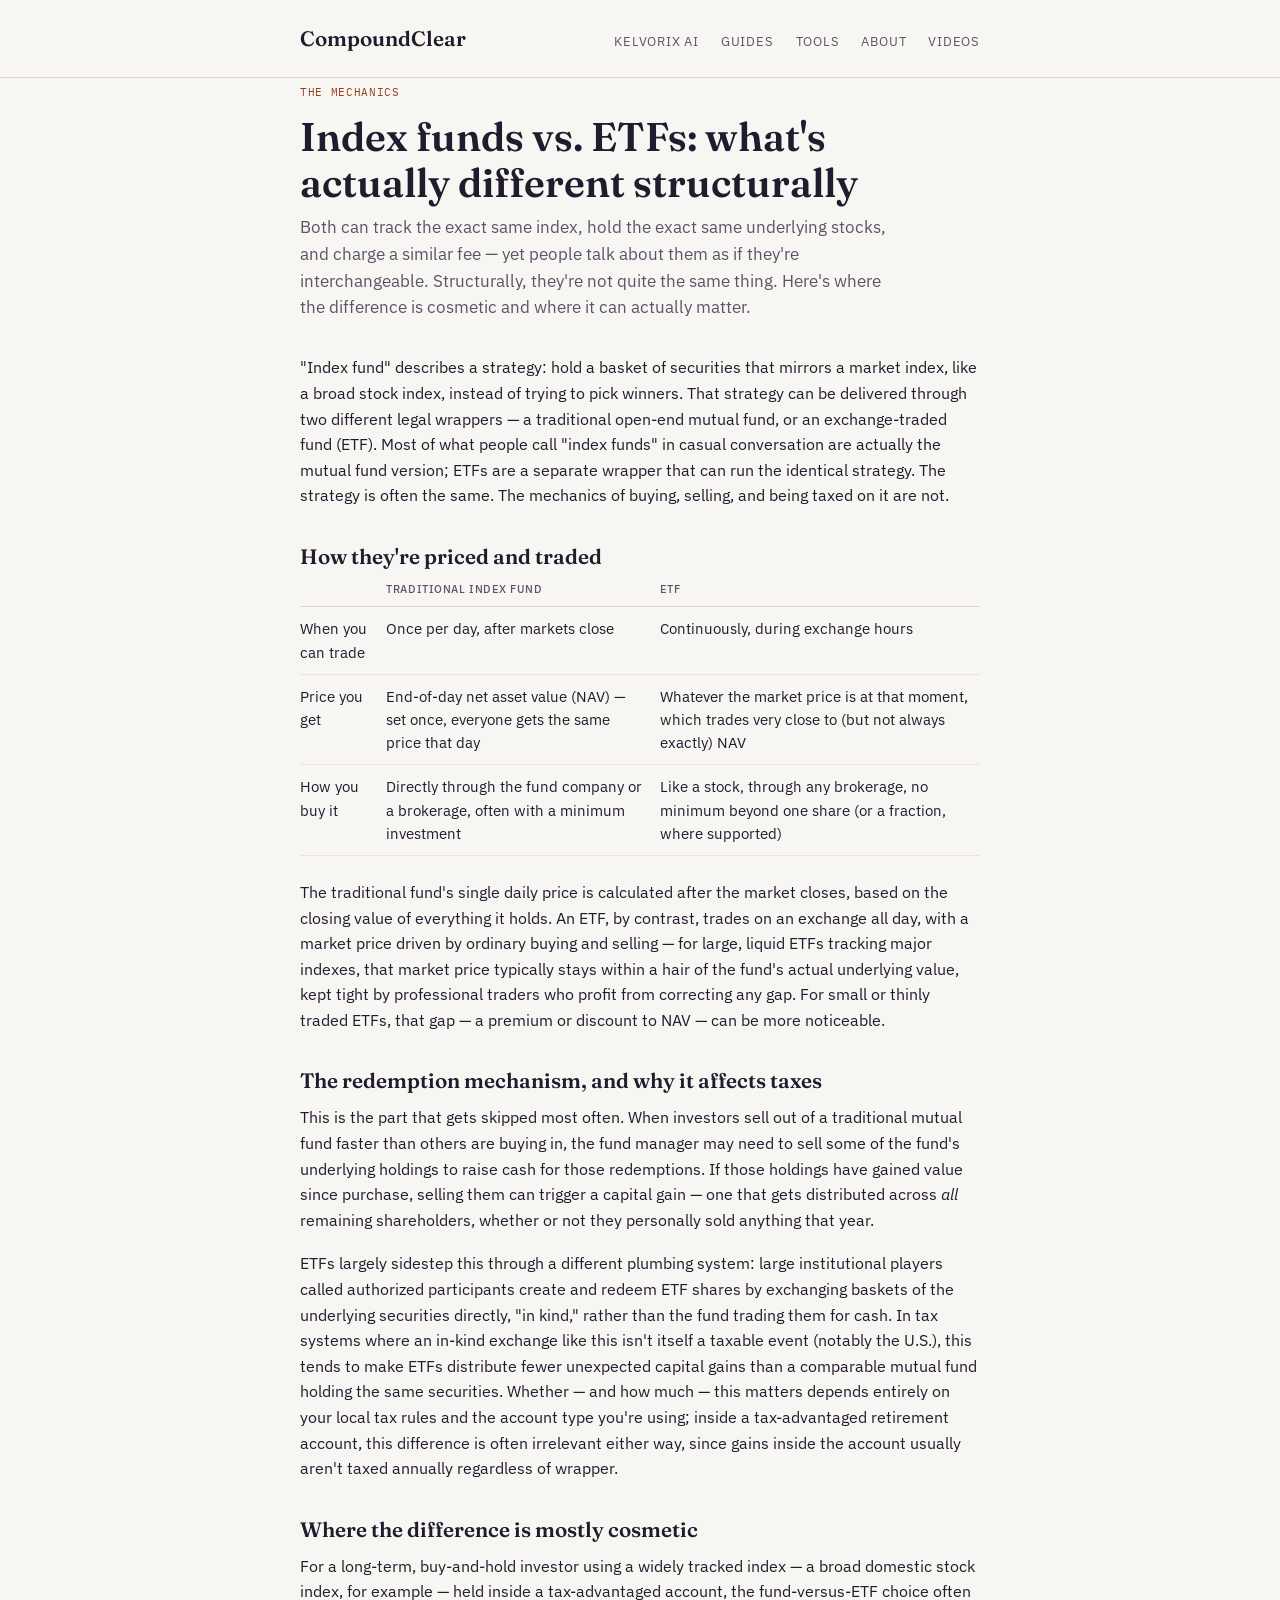
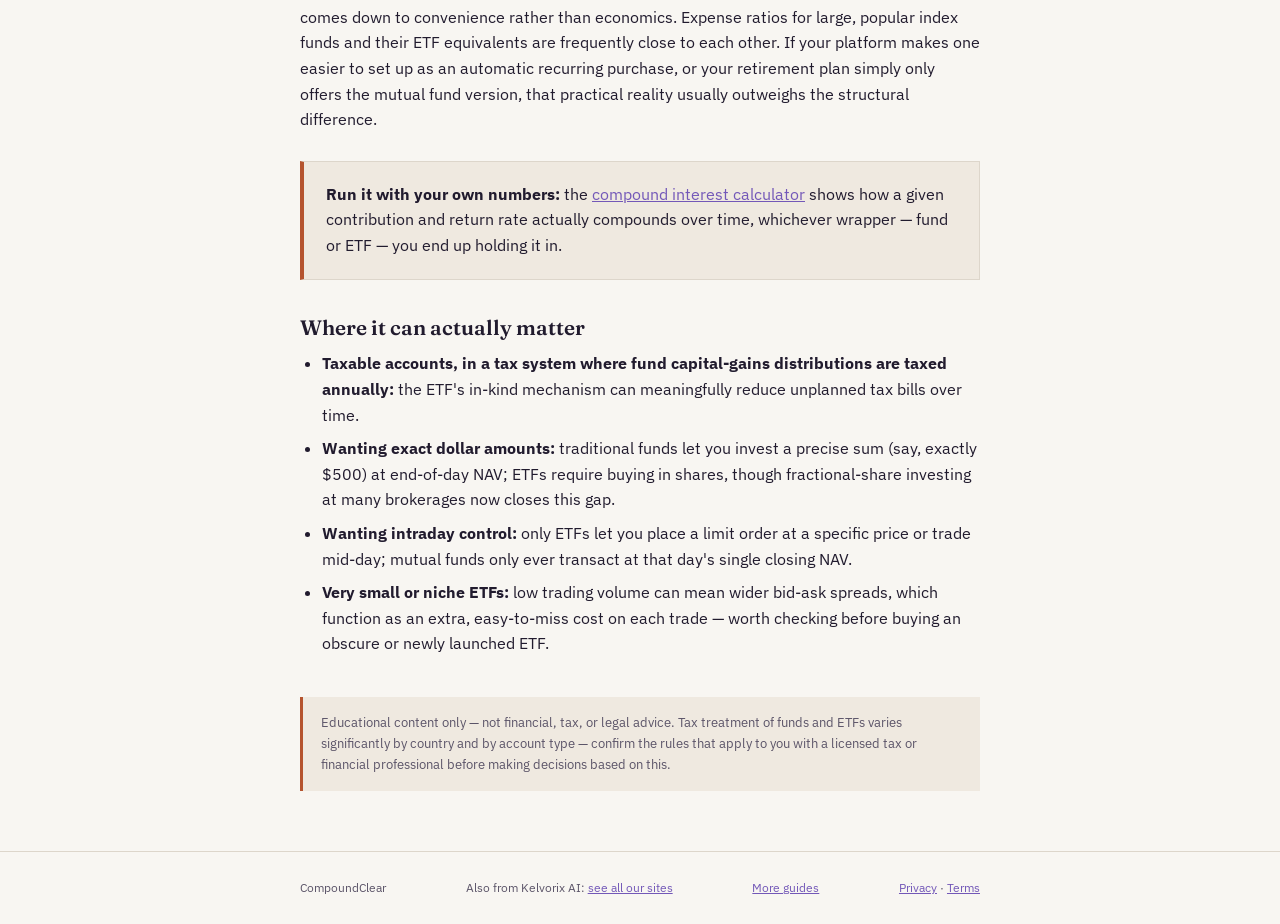
<file: articles/index-funds-vs-etfs-explained.html>
<!doctype html>
<html lang="en">
<head>
<!-- Auto Ads placeholder — replace ca-pub-0000000000000000 with the real AdSense publisher ID once the account exists -->
<script async src="https://pagead2.googlesyndication.com/pagead/js/adsbygoogle.js?client=ca-pub-6051499531677717" crossorigin="anonymous"></script>
<meta charset="utf-8">
<meta name="viewport" content="width=device-width, initial-scale=1">
<title>Index Funds vs. ETFs: What's Actually Different Structurally | CompoundClear</title>
<meta name="description" content="Index mutual funds and ETFs often track the same index, but they're built differently — how they're priced, traded, and taxed. Here's what actually differs and when it matters.">
<link rel="canonical" href="https://kelvorixai.github.io/compound-clear/articles/index-funds-vs-etfs-explained.html">
<meta property="og:title" content="Index Funds vs. ETFs: What's Actually Different Structurally">
<meta property="og:description" content="They're often used as if they're interchangeable. Structurally, they're not quite the same thing.">
<meta property="og:type" content="article">
<meta property="og:url" content="https://kelvorixai.github.io/compound-clear/articles/index-funds-vs-etfs-explained.html">
<link rel="preconnect" href="https://fonts.googleapis.com">
<link rel="preconnect" href="https://fonts.gstatic.com" crossorigin>
<link href="https://fonts.googleapis.com/css2?family=Fraunces:opsz,wght@9..144,500;9..144,600&family=IBM+Plex+Sans:wght@400;500;600&family=IBM+Plex+Mono:wght@400;500&display=swap" rel="stylesheet">
<link rel="stylesheet" href="../style.css">
</head>
<body>

<header class="site">
  <div class="wrap">
    <a class="brand" href="../index.html">CompoundClear</a>
    <nav class="site">
      <a href="https://kelvorixai.github.io/">Kelvorix AI</a>
      <a href="../index.html">Guides</a>
      <a href="../tools/index.html">Tools</a>
      <a href="../about.html">About</a>
      <a href="/compound-clear/videos.html">Videos</a>
    </nav>
  </div>
</header>

<main class="wrap">
  <article class="post">
    <header class="meta">
      <span class="tag">The Mechanics</span>
      <h1>Index funds vs. ETFs: what's actually different structurally</h1>
      <p class="dek">Both can track the exact same index, hold the exact same underlying stocks, and charge a similar fee — yet people talk about them as if they're interchangeable. Structurally, they're not quite the same thing. Here's where the difference is cosmetic and where it can actually matter.</p>
    </header>

    <div class="content">
      <p>"Index fund" describes a strategy: hold a basket of securities that mirrors a market index, like a broad stock index, instead of trying to pick winners. That strategy can be delivered through two different legal wrappers — a traditional open-end mutual fund, or an exchange-traded fund (ETF). Most of what people call "index funds" in casual conversation are actually the mutual fund version; ETFs are a separate wrapper that can run the identical strategy. The strategy is often the same. The mechanics of buying, selling, and being taxed on it are not.</p>

      <h2>How they're priced and traded</h2>
      <table>
        <thead><tr><th></th><th>Traditional index fund</th><th>ETF</th></tr></thead>
        <tbody>
          <tr><td>When you can trade</td><td>Once per day, after markets close</td><td>Continuously, during exchange hours</td></tr>
          <tr><td>Price you get</td><td>End-of-day net asset value (NAV) — set once, everyone gets the same price that day</td><td>Whatever the market price is at that moment, which trades very close to (but not always exactly) NAV</td></tr>
          <tr><td>How you buy it</td><td>Directly through the fund company or a brokerage, often with a minimum investment</td><td>Like a stock, through any brokerage, no minimum beyond one share (or a fraction, where supported)</td></tr>
        </tbody>
      </table>
      <p>The traditional fund's single daily price is calculated after the market closes, based on the closing value of everything it holds. An ETF, by contrast, trades on an exchange all day, with a market price driven by ordinary buying and selling — for large, liquid ETFs tracking major indexes, that market price typically stays within a hair of the fund's actual underlying value, kept tight by professional traders who profit from correcting any gap. For small or thinly traded ETFs, that gap — a premium or discount to NAV — can be more noticeable.</p>

      <h2>The redemption mechanism, and why it affects taxes</h2>
      <p>This is the part that gets skipped most often. When investors sell out of a traditional mutual fund faster than others are buying in, the fund manager may need to sell some of the fund's underlying holdings to raise cash for those redemptions. If those holdings have gained value since purchase, selling them can trigger a capital gain — one that gets distributed across <em>all</em> remaining shareholders, whether or not they personally sold anything that year.</p>
      <p>ETFs largely sidestep this through a different plumbing system: large institutional players called authorized participants create and redeem ETF shares by exchanging baskets of the underlying securities directly, "in kind," rather than the fund trading them for cash. In tax systems where an in-kind exchange like this isn't itself a taxable event (notably the U.S.), this tends to make ETFs distribute fewer unexpected capital gains than a comparable mutual fund holding the same securities. Whether — and how much — this matters depends entirely on your local tax rules and the account type you're using; inside a tax-advantaged retirement account, this difference is often irrelevant either way, since gains inside the account usually aren't taxed annually regardless of wrapper.</p>

      <h2>Where the difference is mostly cosmetic</h2>
      <p>For a long-term, buy-and-hold investor using a widely tracked index — a broad domestic stock index, for example — held inside a tax-advantaged account, the fund-versus-ETF choice often comes down to convenience rather than economics. Expense ratios for large, popular index funds and their ETF equivalents are frequently close to each other. If your platform makes one easier to set up as an automatic recurring purchase, or your retirement plan simply only offers the mutual fund version, that practical reality usually outweighs the structural difference.</p>

      <div style="margin:28px 0; padding:20px 22px; border:1px solid var(--line); border-left:4px solid var(--brass); background:var(--paper-raised);"><strong>Run it with your own numbers:</strong> the <a href="../tools/compound-interest-calculator.html">compound interest calculator</a> shows how a given contribution and return rate actually compounds over time, whichever wrapper — fund or ETF — you end up holding it in.</div>

      <h2>Where it can actually matter</h2>
      <ul>
        <li><strong>Taxable accounts, in a tax system where fund capital-gains distributions are taxed annually:</strong> the ETF's in-kind mechanism can meaningfully reduce unplanned tax bills over time.</li>
        <li><strong>Wanting exact dollar amounts:</strong> traditional funds let you invest a precise sum (say, exactly $500) at end-of-day NAV; ETFs require buying in shares, though fractional-share investing at many brokerages now closes this gap.</li>
        <li><strong>Wanting intraday control:</strong> only ETFs let you place a limit order at a specific price or trade mid-day; mutual funds only ever transact at that day's single closing NAV.</li>
        <li><strong>Very small or niche ETFs:</strong> low trading volume can mean wider bid-ask spreads, which function as an extra, easy-to-miss cost on each trade — worth checking before buying an obscure or newly launched ETF.</li>
      </ul>

      <div class="disclaimer">Educational content only — not financial, tax, or legal advice. Tax treatment of funds and ETFs varies significantly by country and by account type — confirm the rules that apply to you with a licensed tax or financial professional before making decisions based on this.</div>
    </div>
  </article>
</main>

<footer class="site">
  <div class="wrap">
    <span>CompoundClear</span>
    <span>Also from Kelvorix AI: <a href="https://kelvorixai.github.io/">see all our sites</a></span>
    <span><a href="../index.html">More guides</a></span>
    <span><a href="../privacy.html">Privacy</a> · <a href="../terms.html">Terms</a></span>
  </div>
</footer>

</body>
</html>
</file>
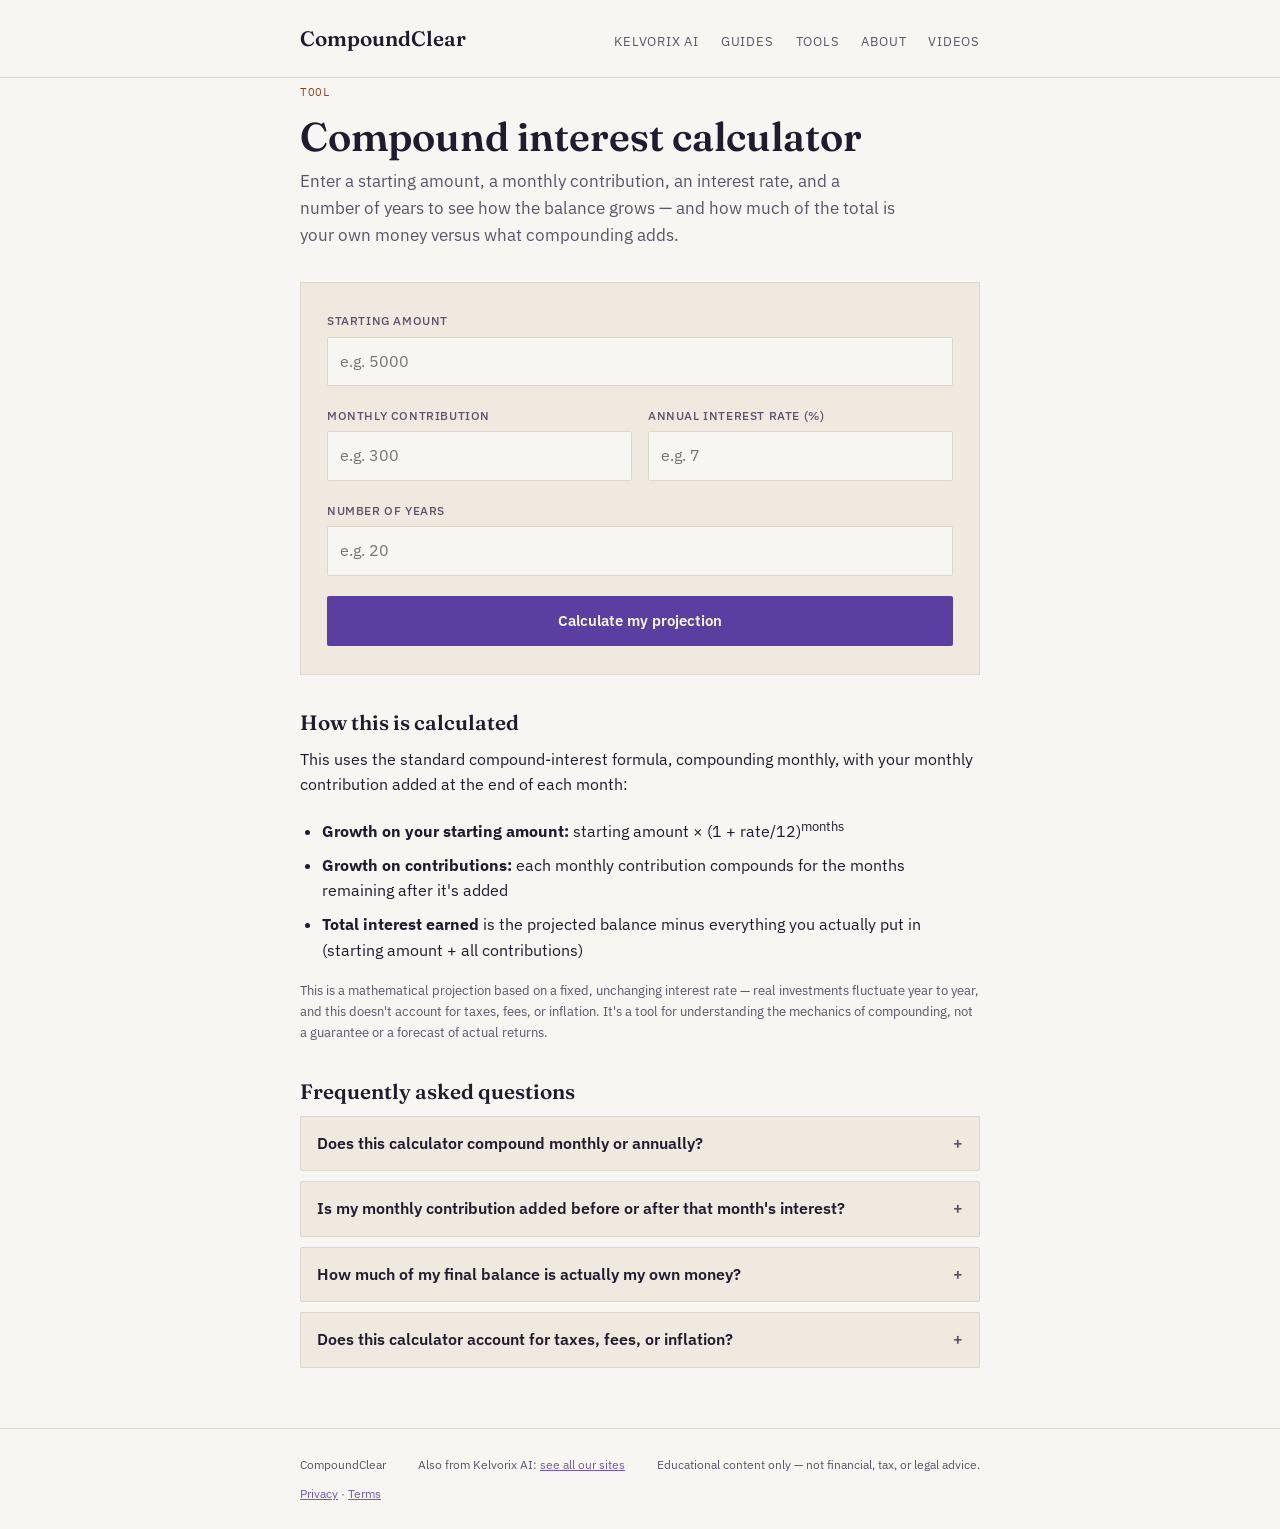
<file: tools/compound-interest-calculator.html>
<!doctype html>
<html lang="en">
<head>
<script async src="https://pagead2.googlesyndication.com/pagead/js/adsbygoogle.js?client=ca-pub-6051499531677717" crossorigin="anonymous"></script>
<meta charset="utf-8">
<meta name="viewport" content="width=device-width, initial-scale=1">
<title>Compound Interest Calculator — See How Your Money Grows | CompoundClear</title>
<meta name="description" content="Free compound interest calculator. Enter your starting amount, monthly contribution, interest rate, and years to see your projected balance instantly.">
<link rel="canonical" href="https://kelvorixai.github.io/compound-clear/tools/compound-interest-calculator.html">
<meta property="og:title" content="Compound Interest Calculator — See How Your Money Grows">
<meta property="og:description" content="Enter your starting amount, monthly contribution, interest rate, and years for an instant projection.">
<meta property="og:type" content="website">
<link rel="preconnect" href="https://fonts.googleapis.com">
<link rel="preconnect" href="https://fonts.gstatic.com" crossorigin>
<link href="https://fonts.googleapis.com/css2?family=Fraunces:opsz,wght@9..144,500;9..144,600;9..144,700&family=IBM+Plex+Sans:wght@400;500;600&family=IBM+Plex+Mono:wght@400;500&display=swap" rel="stylesheet">
<link rel="stylesheet" href="../style.css">
<style>
  .calc{ border:1px solid var(--line); padding:28px 26px; margin-top:28px; background:var(--paper-raised); }
  .field{ display:flex; flex-direction:column; gap:6px; margin-bottom:20px; }
  .field label{ font-size:12px; text-transform:uppercase; letter-spacing:.05em; color:var(--ink-soft); font-weight:500; }
  .field input{
    font: inherit; font-size:16px; padding:11px 12px; border:1px solid var(--line);
    background:var(--paper); color:var(--ink); border-radius:2px; width:100%;
  }
  .field-row{ display:grid; grid-template-columns:1fr 1fr; gap:16px; }
  @media (max-width:480px){ .field-row{ grid-template-columns:1fr; } }
  button.calc-btn{
    font: inherit; font-size:15px; font-weight:600; background:var(--teal); color:var(--paper);
    border:none; padding:13px 22px; border-radius:2px; cursor:pointer; width:100%;
  }
  button.calc-btn:hover{ background:var(--teal-soft); }
  .result{ margin-top:26px; padding:22px 24px; border:1px solid var(--brass); border-left:4px solid var(--brass); background:var(--paper); display:none; }
  .result.show{ display:block; }
  .result .amount{ font-family:"Fraunces", serif; font-size:2.4rem; font-weight:700; color:var(--brass-strong); font-variant-numeric:tabular-nums; }
  .result .amount span{ font-size:1.1rem; font-family:"IBM Plex Sans", sans-serif; font-weight:500; color:var(--ink-soft); }
  .result .breakdown{ margin-top:14px; font-size:13.5px; color:var(--ink-soft); font-family:"IBM Plex Mono", monospace; line-height:1.8; }
  .share-btn{
    margin-top:16px; font: inherit; font-size:13px; background:none; color:var(--teal-soft);
    border:1px solid var(--teal-soft); padding:8px 14px; border-radius:2px; cursor:pointer;
  }
  .share-btn:hover{ background:var(--teal-soft); color:var(--paper); }
  .formula-note{ font-size:13px; color:var(--ink-soft); margin-top:10px; }
  .faq{ margin-top:36px; }
  .faq details{ border:1px solid var(--line); border-radius:2px; padding:14px 16px; margin-bottom:10px; background:var(--paper-raised); }
  .faq summary{ cursor:pointer; font-weight:600; list-style:none; }
  .faq summary::-webkit-details-marker{ display:none; }
  .faq summary::after{ content:"+"; float:right; color:var(--ink-soft); }
  .faq details[open] summary::after{ content:"\2013"; }
  .faq p{ margin-top:10px; font-size:14.5px; color:var(--ink-soft); }
</style>
<script type="application/ld+json">
{
  "@context": "https://schema.org",
  "@type": "FAQPage",
  "mainEntity": [
    {
      "@type": "Question",
      "name": "Does this calculator compound monthly or annually?",
      "acceptedAnswer": {
        "@type": "Answer",
        "text": "Monthly — the standard convention for most savings and investment accounts. The annual rate you enter is divided by 12 and applied each month."
      }
    },
    {
      "@type": "Question",
      "name": "Is my monthly contribution added before or after that month's interest?",
      "acceptedAnswer": {
        "@type": "Answer",
        "text": "After — each contribution is added at the end of the month, so it starts earning interest the following month rather than the month it's deposited."
      }
    },
    {
      "@type": "Question",
      "name": "How much of my final balance is actually my own money?",
      "acceptedAnswer": {
        "@type": "Answer",
        "text": "Your total contributed amount is the starting amount plus every monthly contribution added over the period. Everything above that in the projected balance is interest the money earned through compounding."
      }
    },
    {
      "@type": "Question",
      "name": "Does this calculator account for taxes, fees, or inflation?",
      "acceptedAnswer": {
        "@type": "Answer",
        "text": "No — it's a mathematical projection at a fixed, unchanging interest rate. Real investments fluctuate year to year and this tool doesn't adjust for taxes, fees, or inflation."
      }
    }
  ]
}
</script>
<script type="application/ld+json">
{
  "@context": "https://schema.org",
  "@type": "WebApplication",
  "name": "Compound Interest Calculator",
  "url": "https://kelvorixai.github.io/compound-clear/tools/compound-interest-calculator.html",
  "applicationCategory": "FinanceApplication",
  "operatingSystem": "Any",
  "offers": {
    "@type": "Offer",
    "price": "0",
    "priceCurrency": "AED"
  },
  "description": "Free calculator that projects compound interest growth from a starting amount, monthly contributions, and an interest rate, compounded monthly over a chosen number of years."
}
</script>
</head>
<body>

<header class="site">
  <div class="wrap">
    <a class="brand" href="../index.html">CompoundClear</a>
    <nav class="site">
      <a href="https://kelvorixai.github.io/">Kelvorix AI</a>
      <a href="../index.html">Guides</a>
      <a href="index.html">Tools</a>
      <a href="../about.html">About</a>
      <a href="/compound-clear/videos.html">Videos</a>
    </nav>
  </div>
</header>

<main class="wrap">
  <article class="post">
    <header class="meta">
      <span class="tag">Tool</span>
      <h1>Compound interest calculator</h1>
      <p class="dek">Enter a starting amount, a monthly contribution, an interest rate, and a number of years to see how the balance grows — and how much of the total is your own money versus what compounding adds.</p>
    </header>

    <div class="calc">
      <div class="field">
        <label for="principal">Starting amount</label>
        <input type="number" id="principal" inputmode="decimal" placeholder="e.g. 5000" min="0" step="any">
      </div>
      <div class="field-row">
        <div class="field">
          <label for="monthly">Monthly contribution</label>
          <input type="number" id="monthly" inputmode="decimal" placeholder="e.g. 300" min="0" step="any">
        </div>
        <div class="field">
          <label for="rate">Annual interest rate (%)</label>
          <input type="number" id="rate" inputmode="decimal" placeholder="e.g. 7" min="0" step="any">
        </div>
      </div>
      <div class="field">
        <label for="years">Number of years</label>
        <input type="number" id="years" inputmode="numeric" placeholder="e.g. 20" min="0" step="1">
      </div>

      <button class="calc-btn" id="calcBtn" type="button">Calculate my projection</button>

      <div class="result" id="result">
        <div class="amount"><span>Projected balance: </span><span id="amountValue">0</span></div>
        <div class="breakdown" id="breakdown"></div>
        <button class="share-btn" id="shareBtn" type="button">Copy result to share</button>
      </div>
    </div>

    <div class="content" style="margin-top:36px;">
      <h2>How this is calculated</h2>
      <p>This uses the standard compound-interest formula, compounding monthly, with your monthly contribution added at the end of each month:</p>
      <ul>
        <li><strong>Growth on your starting amount:</strong> starting amount × (1 + rate/12)<sup>months</sup></li>
        <li><strong>Growth on contributions:</strong> each monthly contribution compounds for the months remaining after it's added</li>
        <li><strong>Total interest earned</strong> is the projected balance minus everything you actually put in (starting amount + all contributions)</li>
      </ul>
      <p class="formula-note">This is a mathematical projection based on a fixed, unchanging interest rate — real investments fluctuate year to year, and this doesn't account for taxes, fees, or inflation. It's a tool for understanding the mechanics of compounding, not a guarantee or a forecast of actual returns.</p>
    </div>

    <div class="content faq" style="margin-top:36px;">
      <h2>Frequently asked questions</h2>
      <details>
        <summary>Does this calculator compound monthly or annually?</summary>
        <p>Monthly — the standard convention for most savings and investment accounts. The annual rate you enter is divided by 12 and applied each month.</p>
      </details>
      <details>
        <summary>Is my monthly contribution added before or after that month's interest?</summary>
        <p>After — each contribution is added at the end of the month, so it starts earning interest the following month rather than the month it's deposited.</p>
      </details>
      <details>
        <summary>How much of my final balance is actually my own money?</summary>
        <p>Your total contributed amount is the starting amount plus every monthly contribution added over the period. Everything above that in the projected balance is interest the money earned through compounding.</p>
      </details>
      <details>
        <summary>Does this calculator account for taxes, fees, or inflation?</summary>
        <p>No — it's a mathematical projection at a fixed, unchanging interest rate. Real investments fluctuate year to year and this tool doesn't adjust for taxes, fees, or inflation.</p>
      </details>
    </div>
  </article>
</main>

<footer class="site">
  <div class="wrap">
    <span>CompoundClear</span>
    <span>Also from Kelvorix AI: <a href="https://kelvorixai.github.io/">see all our sites</a></span>
    <span>Educational content only — not financial, tax, or legal advice.</span>
    <span><a href="../privacy.html">Privacy</a> · <a href="../terms.html">Terms</a></span>
  </div>
</footer>

<script>
(function(){
  var calcBtn = document.getElementById('calcBtn');
  var shareBtn = document.getElementById('shareBtn');
  var resultEl = document.getElementById('result');
  var amountEl = document.getElementById('amountValue');
  var breakdownEl = document.getElementById('breakdown');
  var lastSummary = '';

  function fmt(n){
    return n.toLocaleString('en-US', {maximumFractionDigits: 0});
  }

  calcBtn.addEventListener('click', function(){
    var principal = parseFloat(document.getElementById('principal').value) || 0;
    var monthly = parseFloat(document.getElementById('monthly').value) || 0;
    var ratePct = parseFloat(document.getElementById('rate').value) || 0;
    var years = parseFloat(document.getElementById('years').value) || 0;

    if ((principal <= 0 && monthly <= 0) || years <= 0) {
      breakdownEl.textContent = '';
      amountEl.textContent = 'Enter your numbers above';
      resultEl.classList.add('show');
      shareBtn.style.display = 'none';
      return;
    }

    var r = ratePct / 100;
    var n = 12;
    var months = Math.round(years * n);
    var i = r / n;

    var fvPrincipal, fvContrib;
    if (i === 0) {
      fvPrincipal = principal;
      fvContrib = monthly * months;
    } else {
      var growth = Math.pow(1 + i, months);
      fvPrincipal = principal * growth;
      fvContrib = monthly * ((growth - 1) / i);
    }

    var total = fvPrincipal + fvContrib;
    var contributed = principal + (monthly * months);
    var interest = total - contributed;

    var lines = [];
    lines.push('Total contributed: ' + fmt(contributed));
    lines.push('Total interest earned: ' + fmt(interest));
    lines.push('Over ' + months + ' months at ' + ratePct + '% annual, compounded monthly');

    amountEl.textContent = fmt(Math.round(total));
    breakdownEl.innerHTML = lines.join('<br>');
    resultEl.classList.add('show');
    shareBtn.style.display = 'inline-block';
    lastSummary = 'Compound interest projection: starting with ' + fmt(principal) + ' plus ' + fmt(monthly) + '/month at ' + ratePct + '% for ' + years + ' years grows to ' + fmt(Math.round(total)) + '. Try it yourself: https://kelvorixai.github.io/compound-clear/tools/compound-interest-calculator.html';
  });

  shareBtn.addEventListener('click', function(){
    if (!lastSummary) return;
    if (navigator.clipboard) {
      navigator.clipboard.writeText(lastSummary).then(function(){
        shareBtn.textContent = 'Copied!';
        setTimeout(function(){ shareBtn.textContent = 'Copy result to share'; }, 1800);
      });
    }
  });
})();
</script>

</body>
</html>
</file>
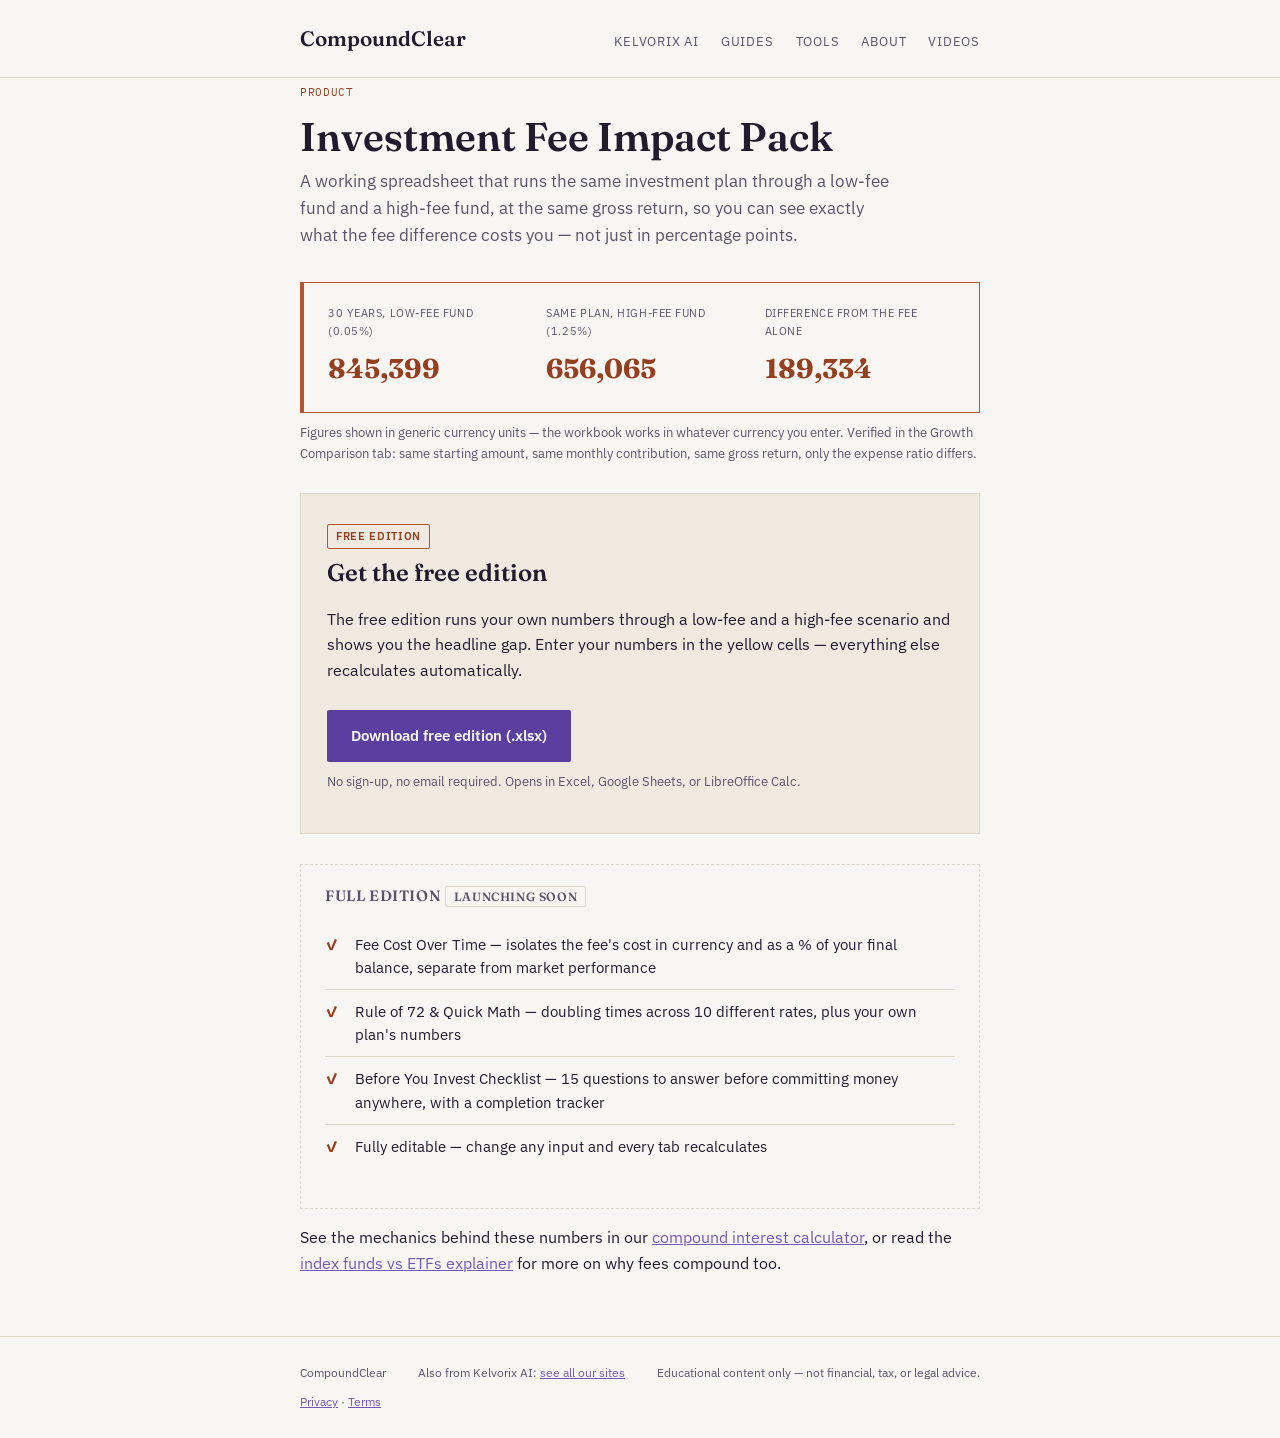
<file: tools/investment-fee-impact-pack.html>
<!doctype html>
<html lang="en">
<head>
<script async src="https://pagead2.googlesyndication.com/pagead/js/adsbygoogle.js?client=ca-pub-6051499531677717" crossorigin="anonymous"></script>
<meta charset="utf-8">
<meta name="viewport" content="width=device-width, initial-scale=1">
<title>Investment Fee Impact Pack | CompoundClear</title>
<meta name="description" content="A free downloadable spreadsheet that shows exactly what a fund's fee costs you over time, compared side by side with a low-fee alternative at the same return.">
<link rel="canonical" href="https://kelvorixai.github.io/compound-clear/tools/investment-fee-impact-pack.html">
<meta property="og:title" content="Investment Fee Impact Pack">
<meta property="og:description" content="See what a fund's fee actually costs you over time, compared side by side with a low-fee alternative.">
<meta property="og:type" content="website">
<link rel="preconnect" href="https://fonts.googleapis.com">
<link rel="preconnect" href="https://fonts.gstatic.com" crossorigin>
<link href="https://fonts.googleapis.com/css2?family=Fraunces:opsz,wght@9..144,500;9..144,600;9..144,700&family=IBM+Plex+Sans:wght@400;500;600&family=IBM+Plex+Mono:wght@400;500&display=swap" rel="stylesheet">
<link rel="stylesheet" href="../style.css">
<style>
  .product-box{ border:1px solid var(--line); padding:28px 26px; margin-top:28px; background:var(--paper-raised); }
  .product-box h2{ margin-top:0; }
  .feature-list{ list-style:none; padding:0; margin:18px 0; }
  .feature-list li{ padding:10px 0 10px 30px; position:relative; border-bottom:1px solid var(--line); font-size:14.5px; }
  .feature-list li:last-child{ border-bottom:none; }
  .feature-list li::before{ content:"✓"; position:absolute; left:0; color:var(--brass-strong); font-weight:700; }
  .download-btn{
    display:inline-block; font: inherit; font-size:15px; font-weight:600; background:var(--teal); color:var(--paper);
    border:none; padding:14px 24px; border-radius:2px; cursor:pointer; text-decoration:none; margin-top:10px;
  }
  .download-btn:hover{ background:var(--teal-soft); }
  .tag-free{ display:inline-block; font-size:11px; text-transform:uppercase; letter-spacing:.06em; font-weight:600; color:var(--brass-strong); border:1px solid var(--brass); border-radius:2px; padding:3px 8px; margin-bottom:10px; }
  .stat-box{
    margin-top:26px; padding:22px 24px; border:1px solid var(--brass); border-left:4px solid var(--brass);
    background:var(--paper); display:flex; gap:28px; flex-wrap:wrap;
  }
  .stat{ flex:1; min-width:160px; }
  .stat .label{ font-size:11px; text-transform:uppercase; letter-spacing:.05em; color:var(--ink-soft); margin-bottom:6px; }
  .stat .value{ font-family:"Fraunces", serif; font-size:1.7rem; font-weight:700; color:var(--brass-strong); font-variant-numeric:tabular-nums; }
  .full-edition{ margin-top:30px; padding:22px 24px; border:1px dashed var(--line); background:var(--paper); }
  .full-edition h3{ margin-top:0; font-size:15px; text-transform:uppercase; letter-spacing:.04em; color:var(--ink-soft); }
  .coming-soon{ font-size:12px; text-transform:uppercase; letter-spacing:.05em; color:var(--ink-soft); border:1px solid var(--line); border-radius:2px; padding:2px 8px; }
  .formula-note{ font-size:13px; color:var(--ink-soft); margin-top:10px; }
</style>
</head>
<body>

<header class="site">
  <div class="wrap">
    <a class="brand" href="../index.html">CompoundClear</a>
    <nav class="site">
      <a href="https://kelvorixai.github.io/">Kelvorix AI</a>
      <a href="../index.html">Guides</a>
      <a href="index.html">Tools</a>
      <a href="../about.html">About</a>
      <a href="/compound-clear/videos.html">Videos</a>
    </nav>
  </div>
</header>

<main class="wrap">
  <article class="post">
    <header class="meta">
      <span class="tag">Product</span>
      <h1>Investment Fee Impact Pack</h1>
      <p class="dek">A working spreadsheet that runs the same investment plan through a low-fee fund and a high-fee fund, at the same gross return, so you can see exactly what the fee difference costs you — not just in percentage points.</p>
    </header>

    <div class="stat-box">
      <div class="stat">
        <div class="label">30 years, low-fee fund (0.05%)</div>
        <div class="value">845,399</div>
      </div>
      <div class="stat">
        <div class="label">Same plan, high-fee fund (1.25%)</div>
        <div class="value">656,065</div>
      </div>
      <div class="stat">
        <div class="label">Difference from the fee alone</div>
        <div class="value">189,334</div>
      </div>
    </div>
    <p class="formula-note">Figures shown in generic currency units — the workbook works in whatever currency you enter. Verified in the Growth Comparison tab: same starting amount, same monthly contribution, same gross return, only the expense ratio differs.</p>

    <div class="product-box">
      <span class="tag-free">Free edition</span>
      <h2>Get the free edition</h2>
      <p>The free edition runs your own numbers through a low-fee and a high-fee scenario and shows you the headline gap. Enter your numbers in the yellow cells — everything else recalculates automatically.</p>
      <a class="download-btn" href="[data-uri]" download="Investment_Fee_Impact_Pack_FREE.xlsx">Download free edition (.xlsx)</a>
      <p class="formula-note">No sign-up, no email required. Opens in Excel, Google Sheets, or LibreOffice Calc.</p>
    </div>

    <div class="full-edition">
      <h3>Full edition <span class="coming-soon">Launching soon</span></h3>
      <ul class="feature-list">
        <li>Fee Cost Over Time — isolates the fee's cost in currency and as a % of your final balance, separate from market performance</li>
        <li>Rule of 72 & Quick Math — doubling times across 10 different rates, plus your own plan's numbers</li>
        <li>Before You Invest Checklist — 15 questions to answer before committing money anywhere, with a completion tracker</li>
        <li>Fully editable — change any input and every tab recalculates</li>
      </ul>
    </div>

    <p>See the mechanics behind these numbers in our <a href="compound-interest-calculator.html">compound interest calculator</a>, or read the <a href="../articles/index-funds-vs-etfs-explained.html">index funds vs ETFs explainer</a> for more on why fees compound too.</p>
  </article>
</main>

<footer class="site">
  <div class="wrap">
    <span>CompoundClear</span>
    <span>Also from Kelvorix AI: <a href="https://kelvorixai.github.io/">see all our sites</a></span>
    <span>Educational content only — not financial, tax, or legal advice.</span>
    <span><a href="../privacy.html">Privacy</a> · <a href="../terms.html">Terms</a></span>
  </div>
</footer>

</body>
</html>
</file>
<file: style.css>
:root{
  --ink:#211b2e;
  --ink-soft:#5b5468;
  --paper:#f8f6f2;
  --paper-raised:#efe9e0;
  --brass:#b5542f;
  --brass-strong:#943f1f;
  --teal:#5b3fa0;
  --teal-soft:#7358b8;
  --line:#ddd6cb;
  --line-soft:#eae4d9;
}
@media (prefers-color-scheme: dark){
  :root{
    --ink:#efeaf5;
    --ink-soft:#b4acc4;
    --paper:#171320;
    --paper-raised:#221c2e;
    --brass:#e08a5c;
    --brass-strong:#f0a378;
    --teal:#a58ee0;
    --teal-soft:#8f75d0;
    --line:#332b42;
    --line-soft:#251f30;
  }
}
*{box-sizing:border-box;}
html{ text-size-adjust:100%; }
body{
  margin:0;
  background:var(--paper);
  color:var(--ink);
  font-family:"IBM Plex Sans", ui-sans-serif, system-ui, sans-serif;
  line-height:1.6;
}
a{ color:var(--teal-soft); }
h1,h2,h3{ font-family:"Fraunces", Georgia, serif; font-weight:600; text-wrap:balance; line-height:1.15; }
.wrap{ max-width:720px; margin:0 auto; padding:0 20px; }

header.site{ border-bottom:1px solid var(--line); padding-block:22px; }
header.site .wrap{ display:flex; align-items:baseline; justify-content:space-between; flex-wrap:wrap; gap:10px; }
.brand{ font-family:"Fraunces", serif; font-weight:600; font-size:1.3rem; text-decoration:none; color:var(--ink); }
nav.site a{ font-size:13px; text-transform:uppercase; letter-spacing:.06em; color:var(--ink-soft); text-decoration:none; margin-left:18px; }
nav.site a:hover{ color:var(--teal-soft); }

main{ padding-block:48px; }

.hero h1{ font-size:clamp(2rem,5vw,2.8rem); margin:0 0 14px; }
.hero p{ color:var(--ink-soft); max-width:58ch; font-size:1.05rem; margin:0; }

.post-list{ margin-top:44px; display:flex; flex-direction:column; }
.post-card{ padding-block:22px; border-top:1px solid var(--line-soft); display:flex; flex-direction:column; gap:6px; }
.post-card:first-child{ border-top:none; }
.post-card .tag{ font-family:"IBM Plex Mono", monospace; font-size:11px; text-transform:uppercase; letter-spacing:.06em; color:var(--brass-strong); }
.post-card a.title{ font-family:"Fraunces", serif; font-size:1.3rem; font-weight:600; color:var(--ink); text-decoration:none; }
.post-card a.title:hover{ color:var(--teal-soft); }
.post-card p{ margin:0; color:var(--ink-soft); font-size:14.5px; max-width:62ch; }

article.post header.meta{ margin-bottom:8px; }
article.post .tag{ font-family:"IBM Plex Mono", monospace; font-size:11px; text-transform:uppercase; letter-spacing:.06em; color:var(--brass-strong); }
article.post h1{ font-size:clamp(1.8rem,4.5vw,2.5rem); margin:10px 0 8px; }
article.post .dek{ color:var(--ink-soft); font-size:1.05rem; max-width:60ch; margin:0 0 34px; }
article.post .content{ max-width:68ch; font-size:16px; }
article.post .content h2{ font-size:1.3rem; margin:36px 0 12px; }
article.post .content p{ margin:0 0 18px; }
article.post .content ul,article.post .content ol{ margin:0 0 18px; padding-left:22px; }
article.post .content li{ margin-bottom:8px; }
article.post .content table{ width:100%; border-collapse:collapse; margin:0 0 24px; font-size:14.5px; }
article.post .content th{ text-align:left; font-size:11px; text-transform:uppercase; letter-spacing:.05em; color:var(--ink-soft); font-weight:500; padding:0 12px 8px 0; border-bottom:1px solid var(--line); }
article.post .content td{ padding:10px 12px 10px 0; border-bottom:1px solid var(--line-soft); vertical-align:top; }

.disclaimer{ margin-top:40px; padding:16px 18px; background:var(--paper-raised); border-left:3px solid var(--brass); font-size:13px; color:var(--ink-soft); }

footer.site{ border-top:1px solid var(--line); margin-top:60px; padding-block:26px; }
footer.site .wrap{ display:flex; justify-content:space-between; flex-wrap:wrap; gap:10px; font-size:12px; color:var(--ink-soft); }

@media (max-width:480px){
  nav.site a{ margin-left:12px; }
}
</file>
